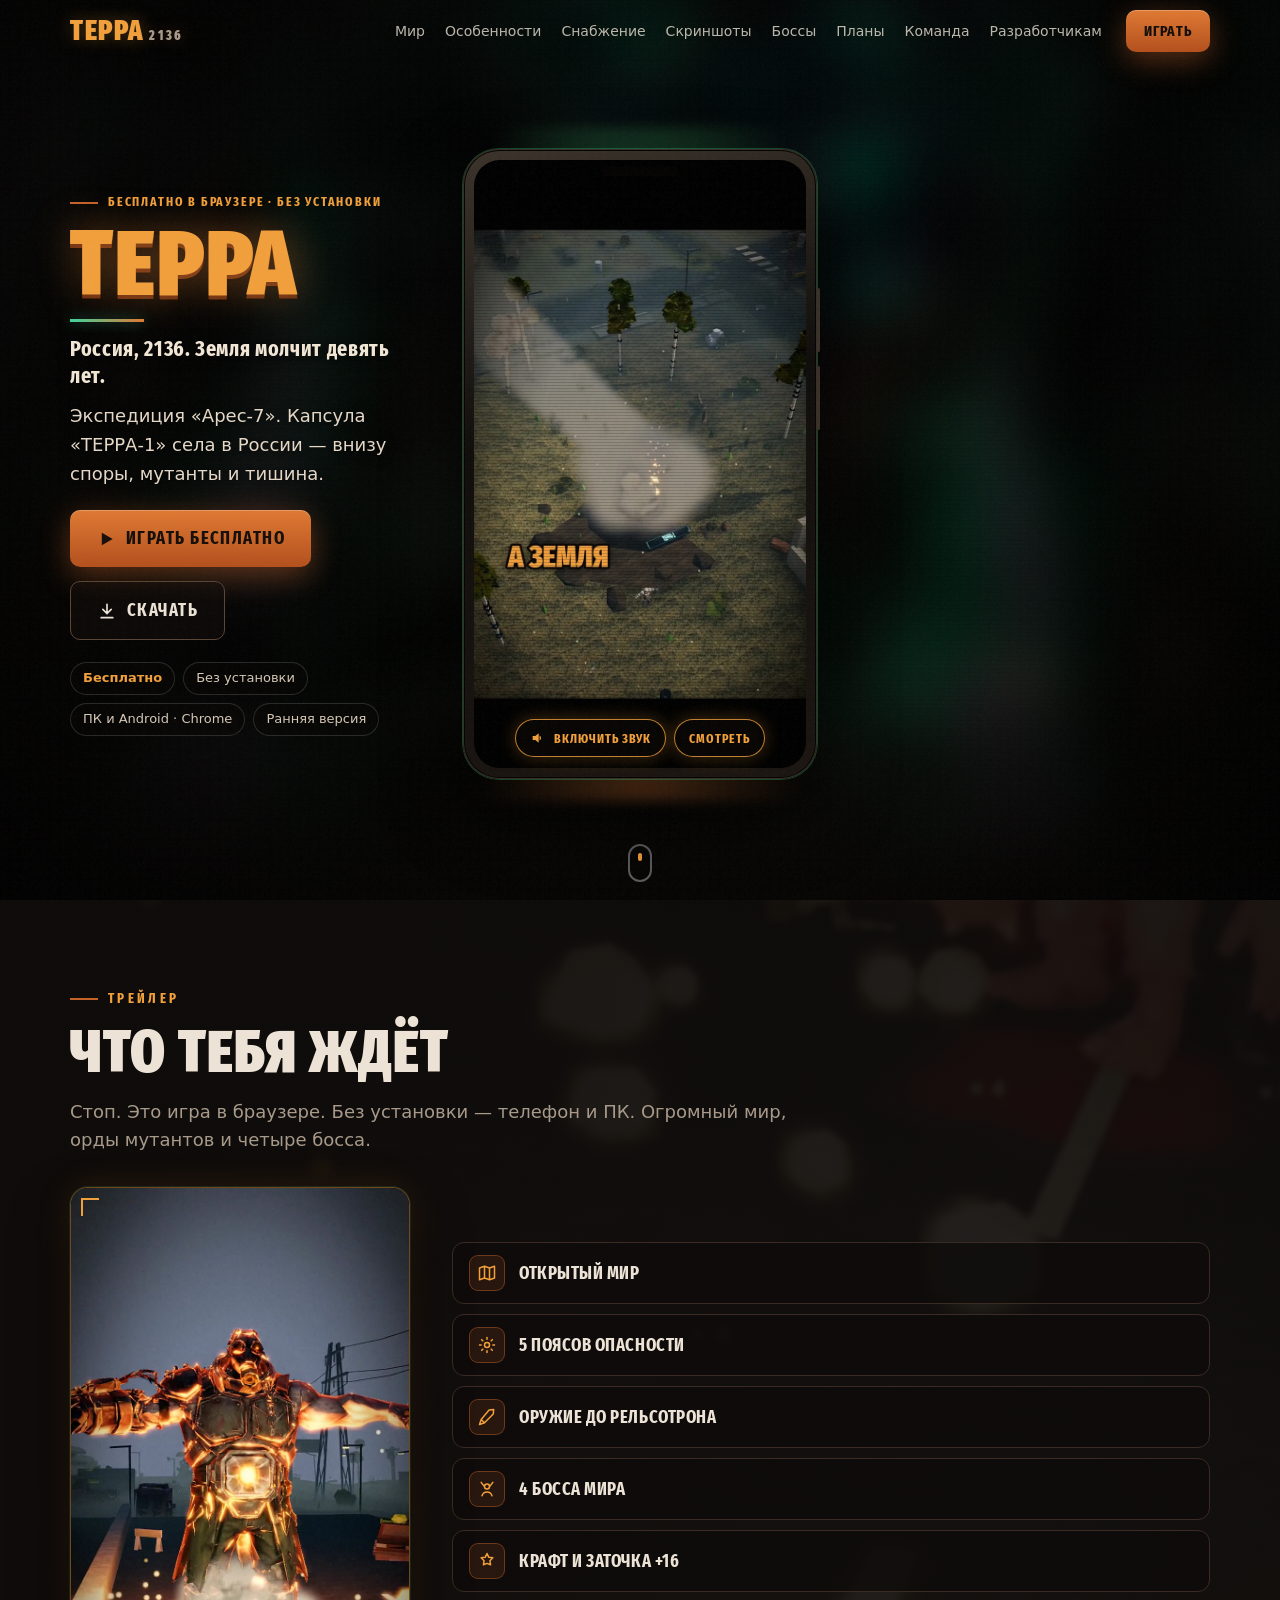
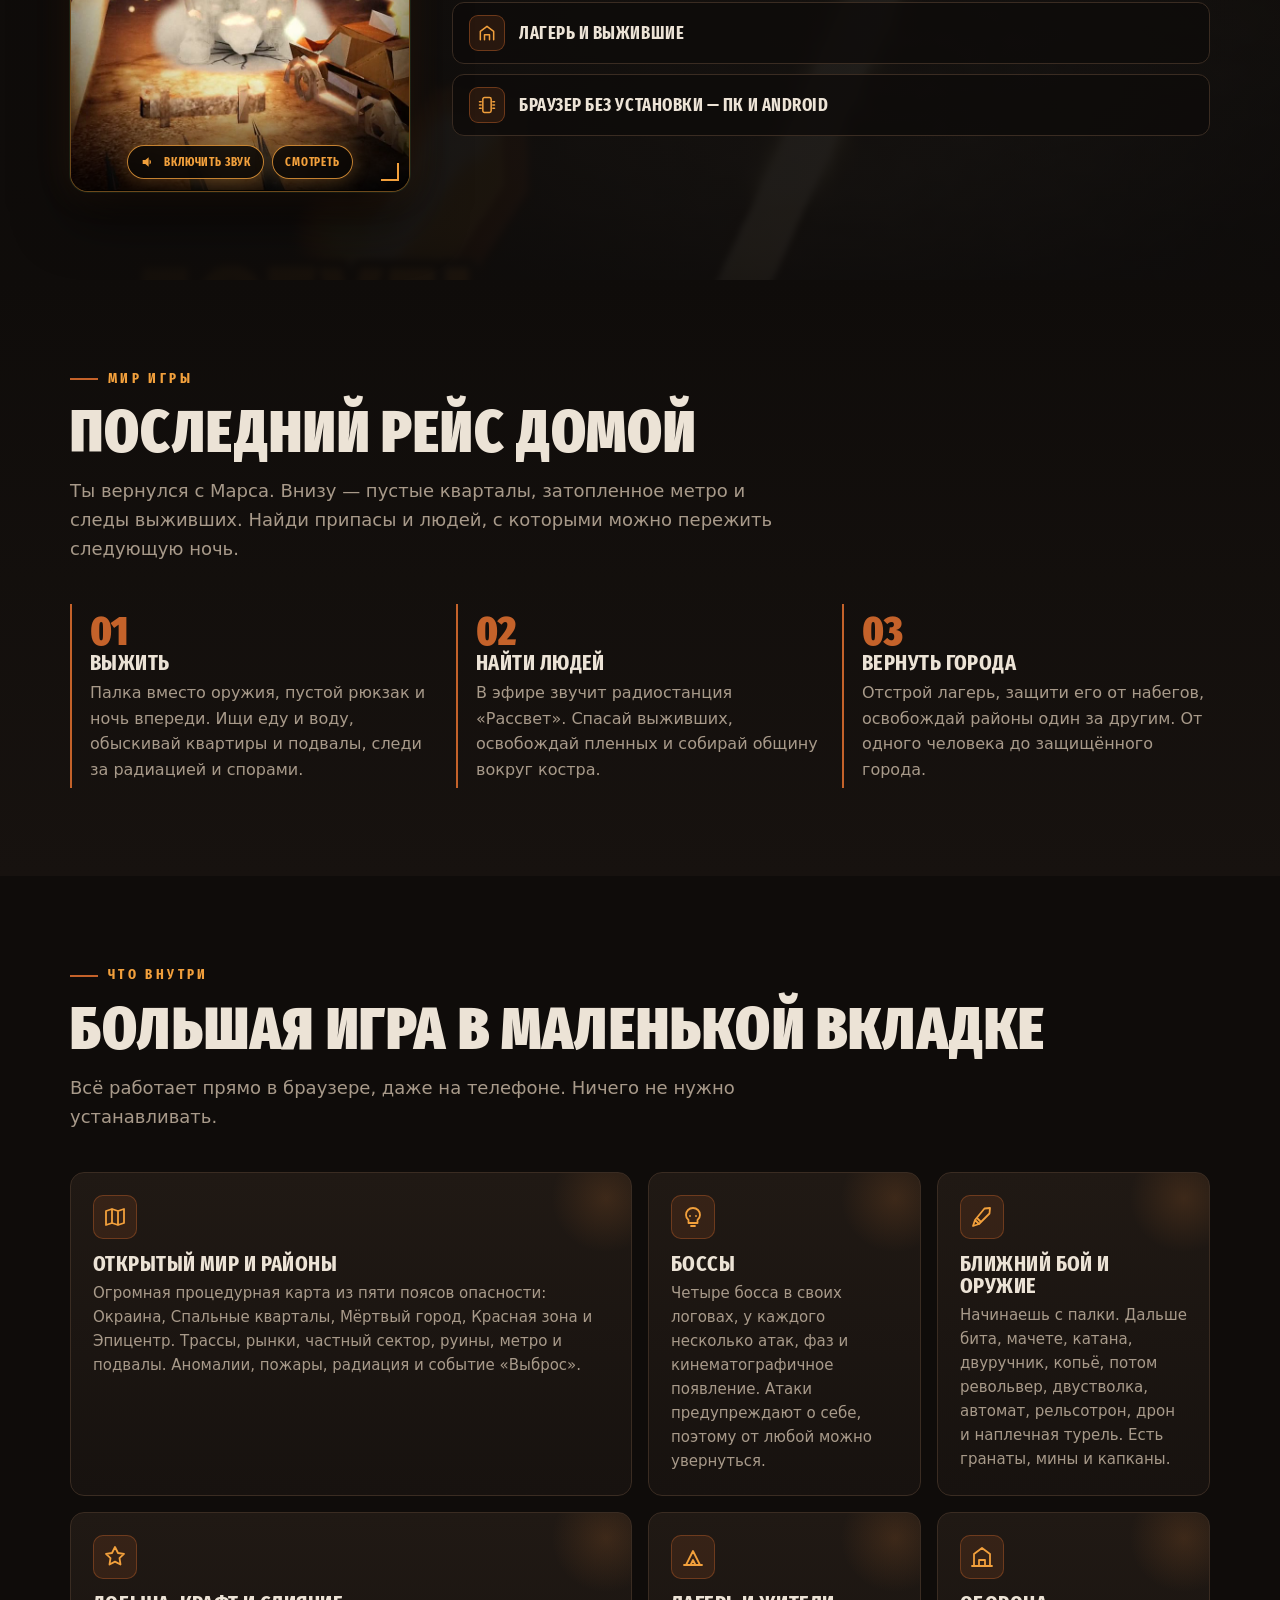
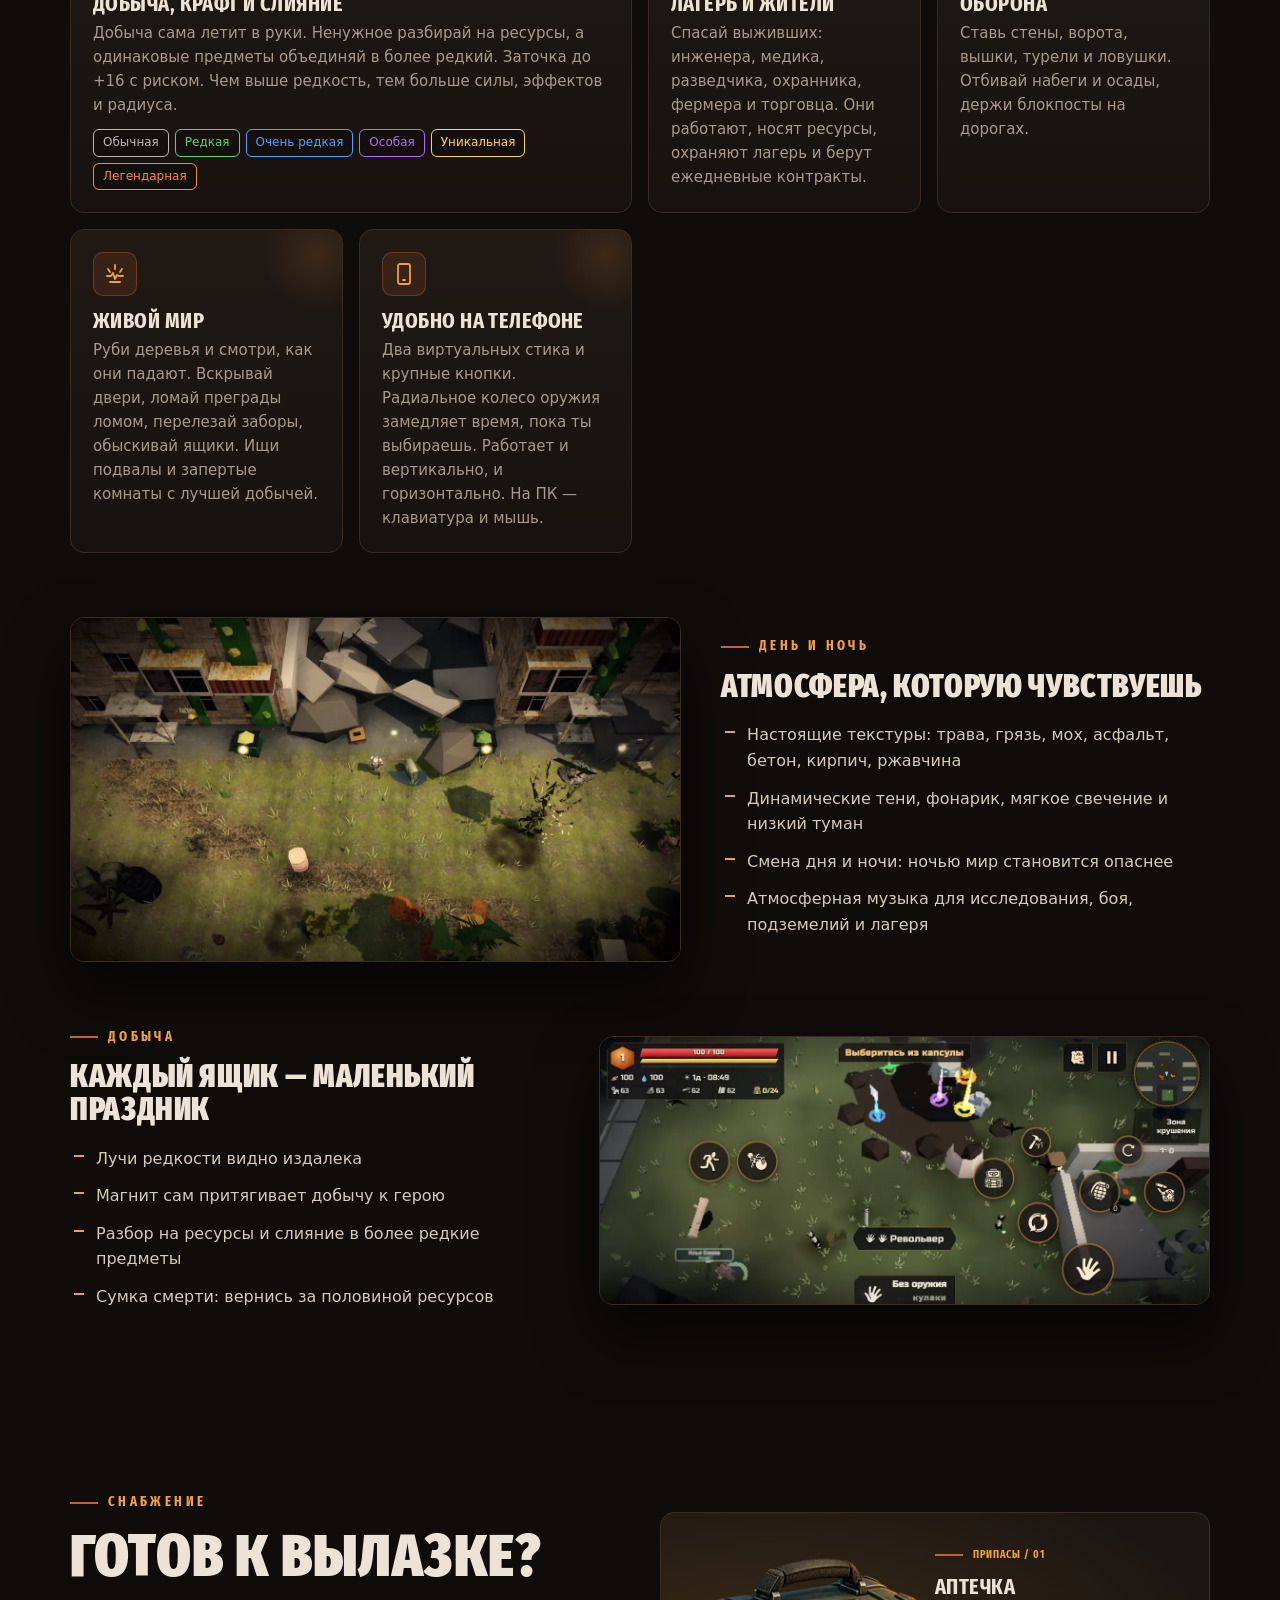
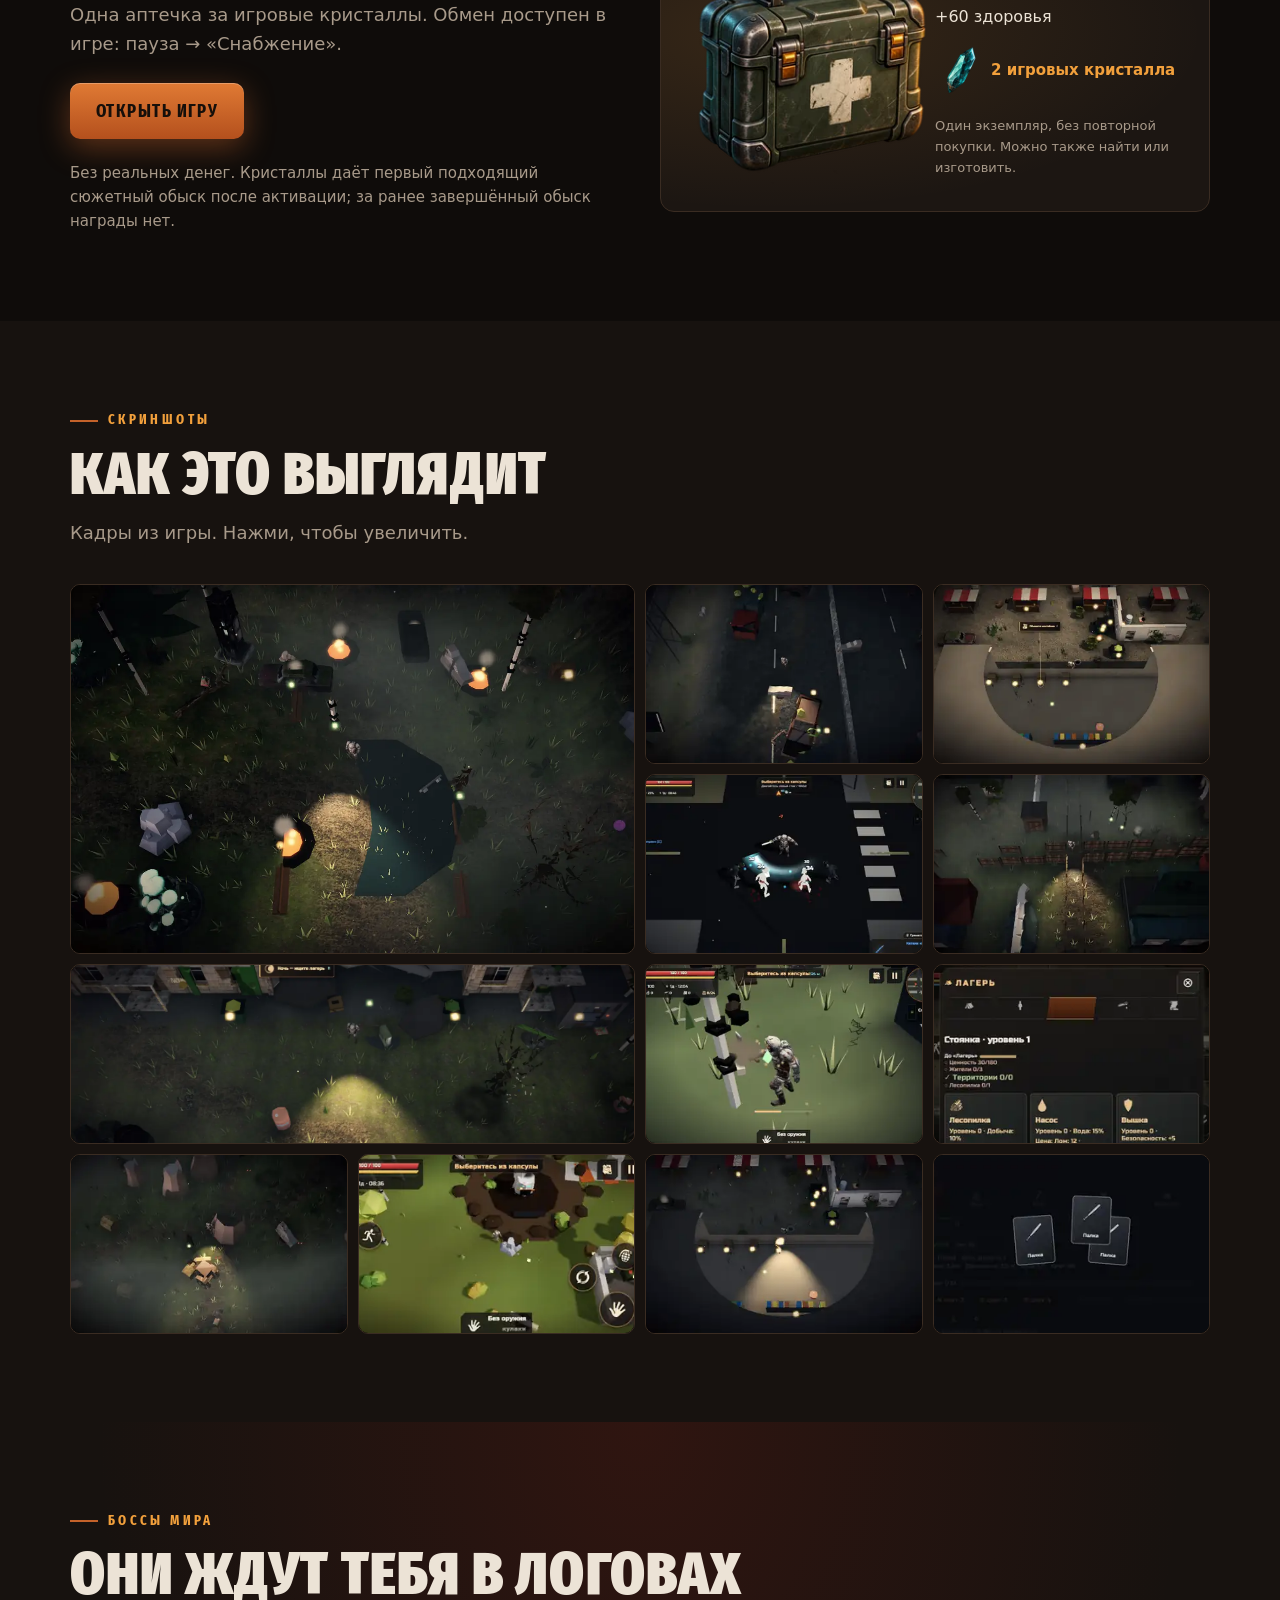
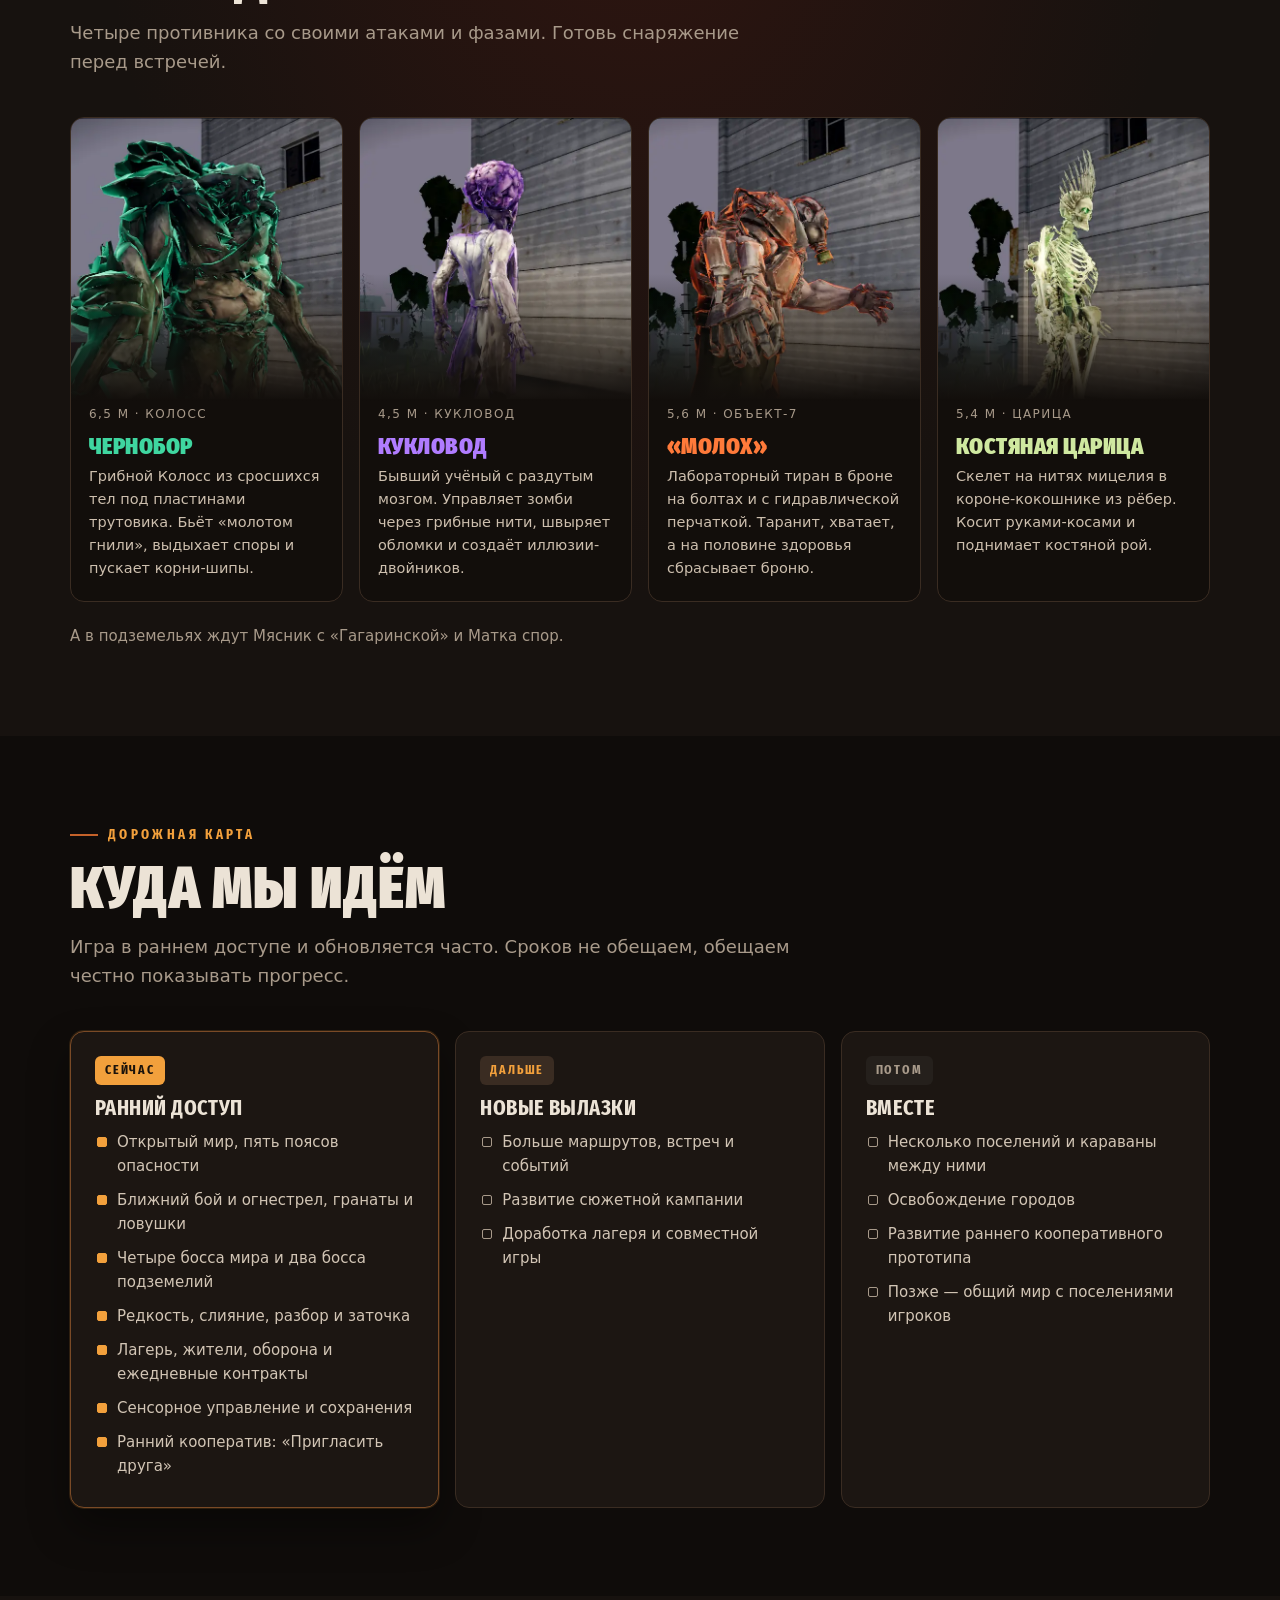
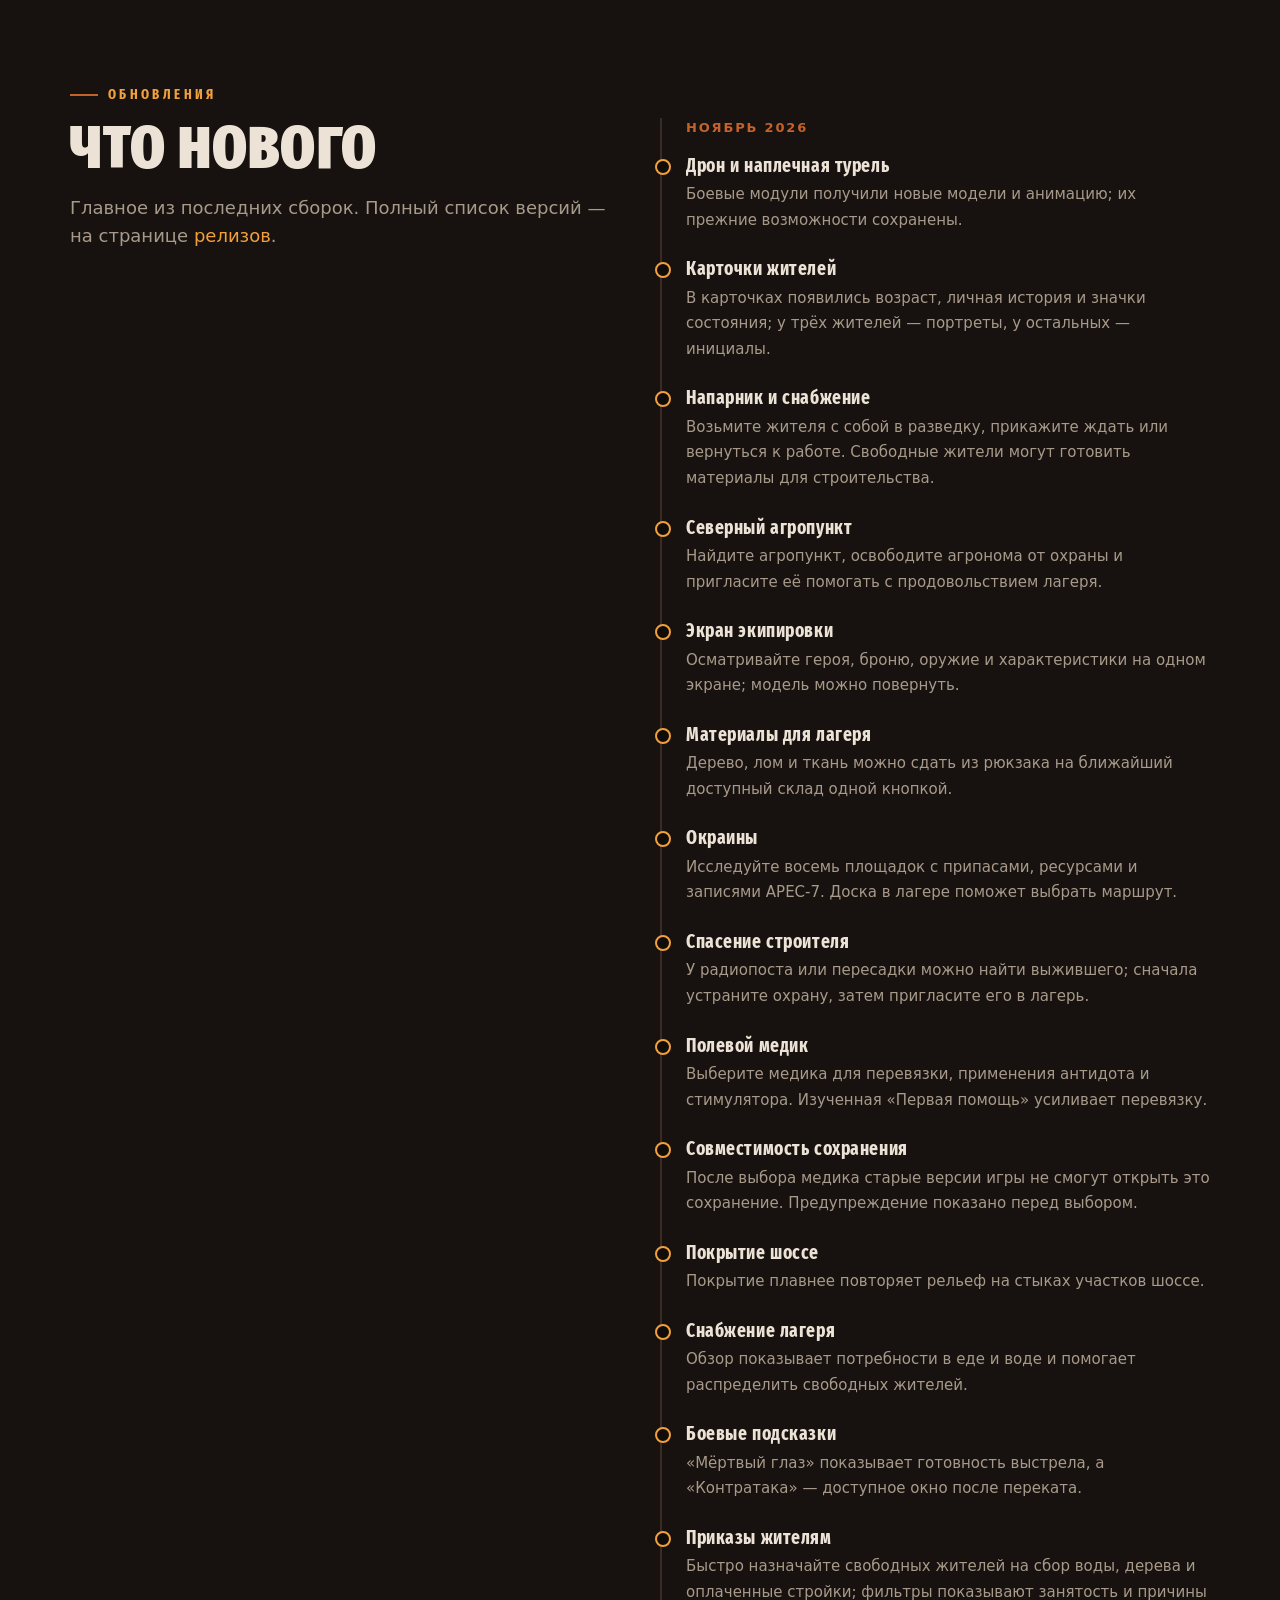
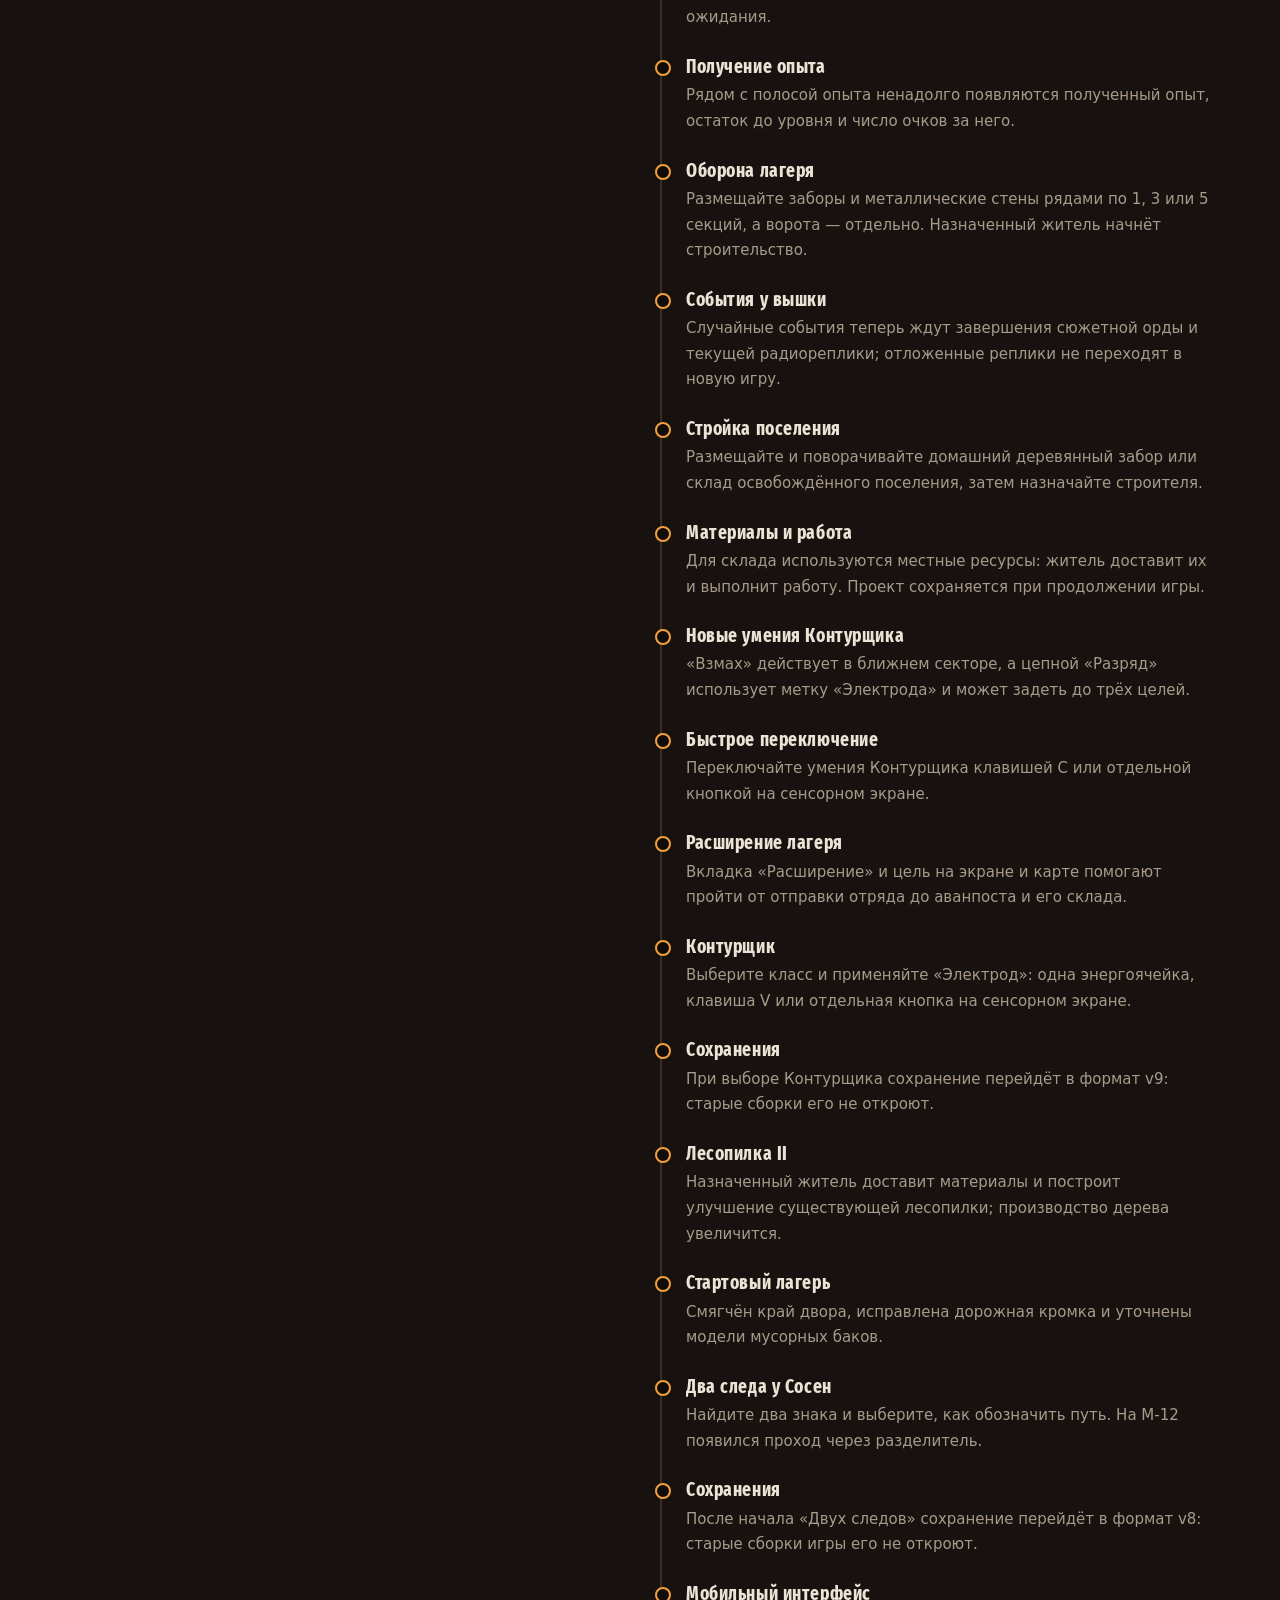
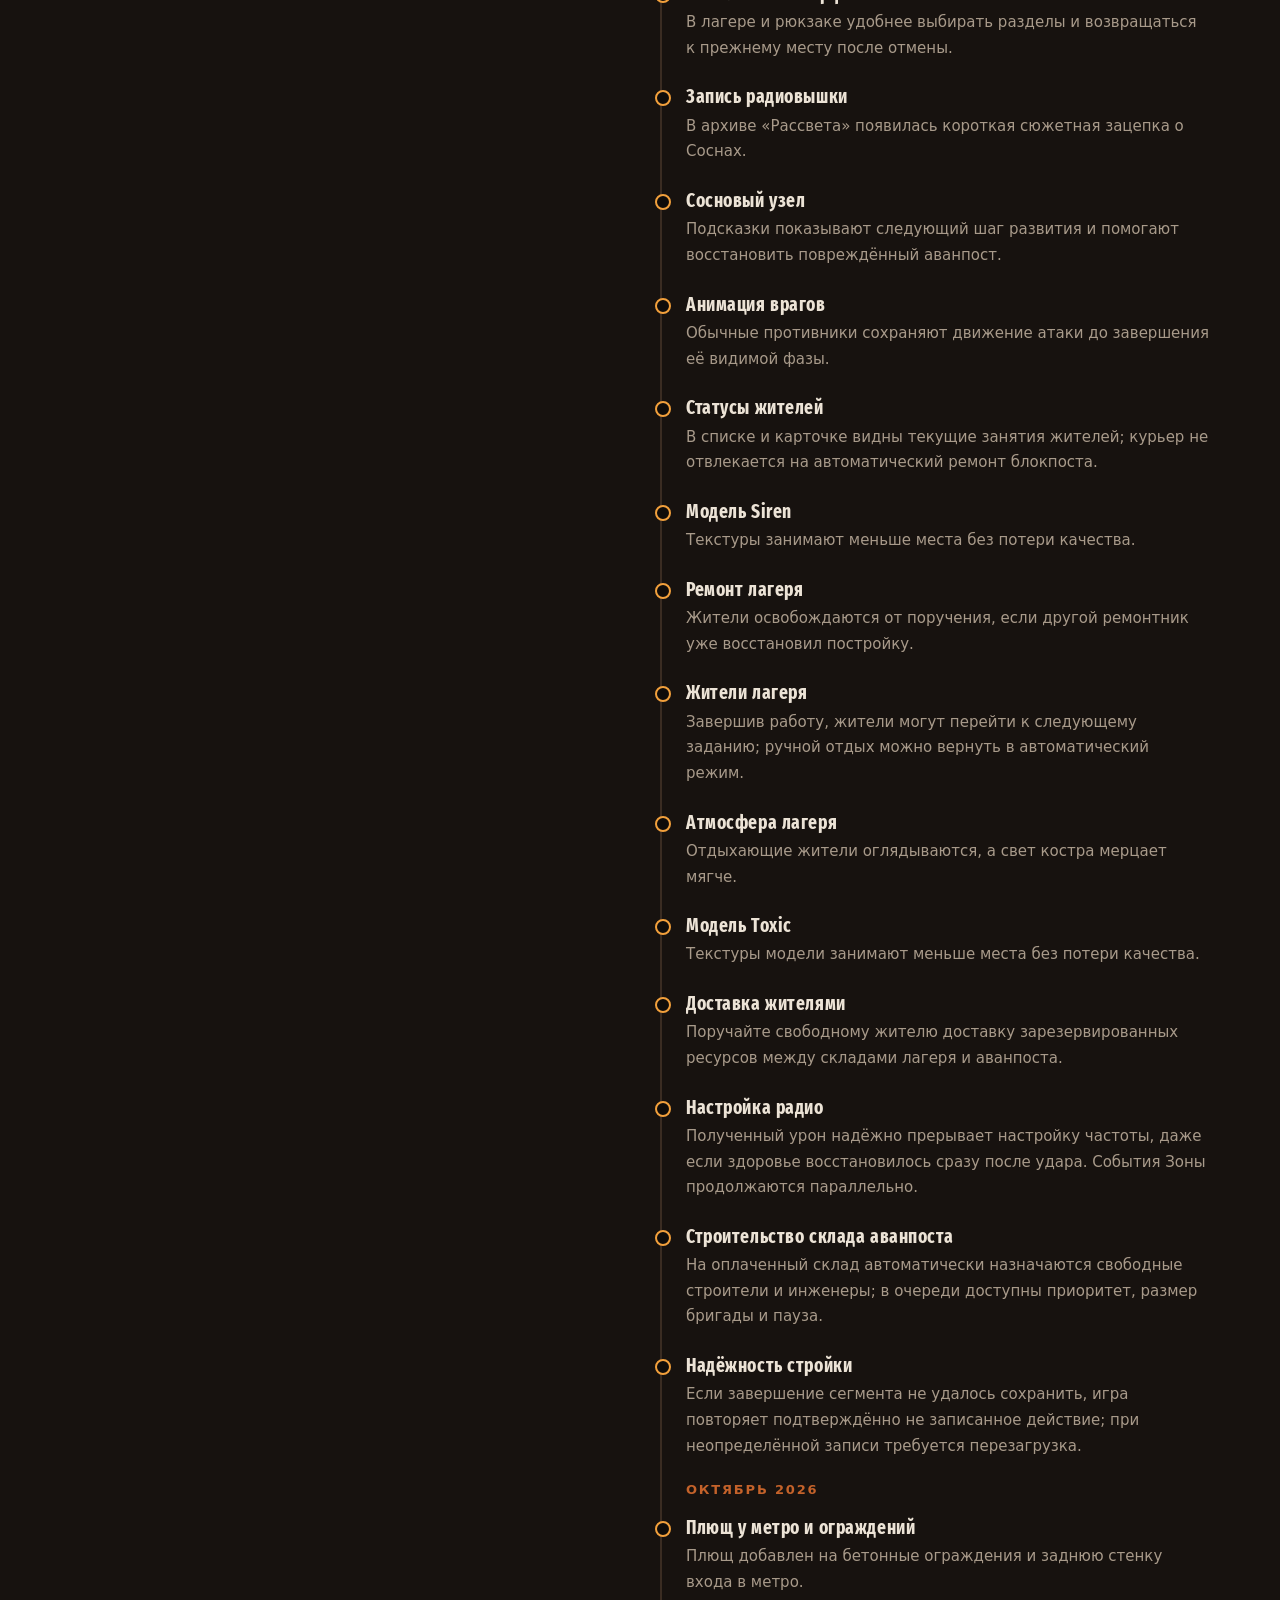
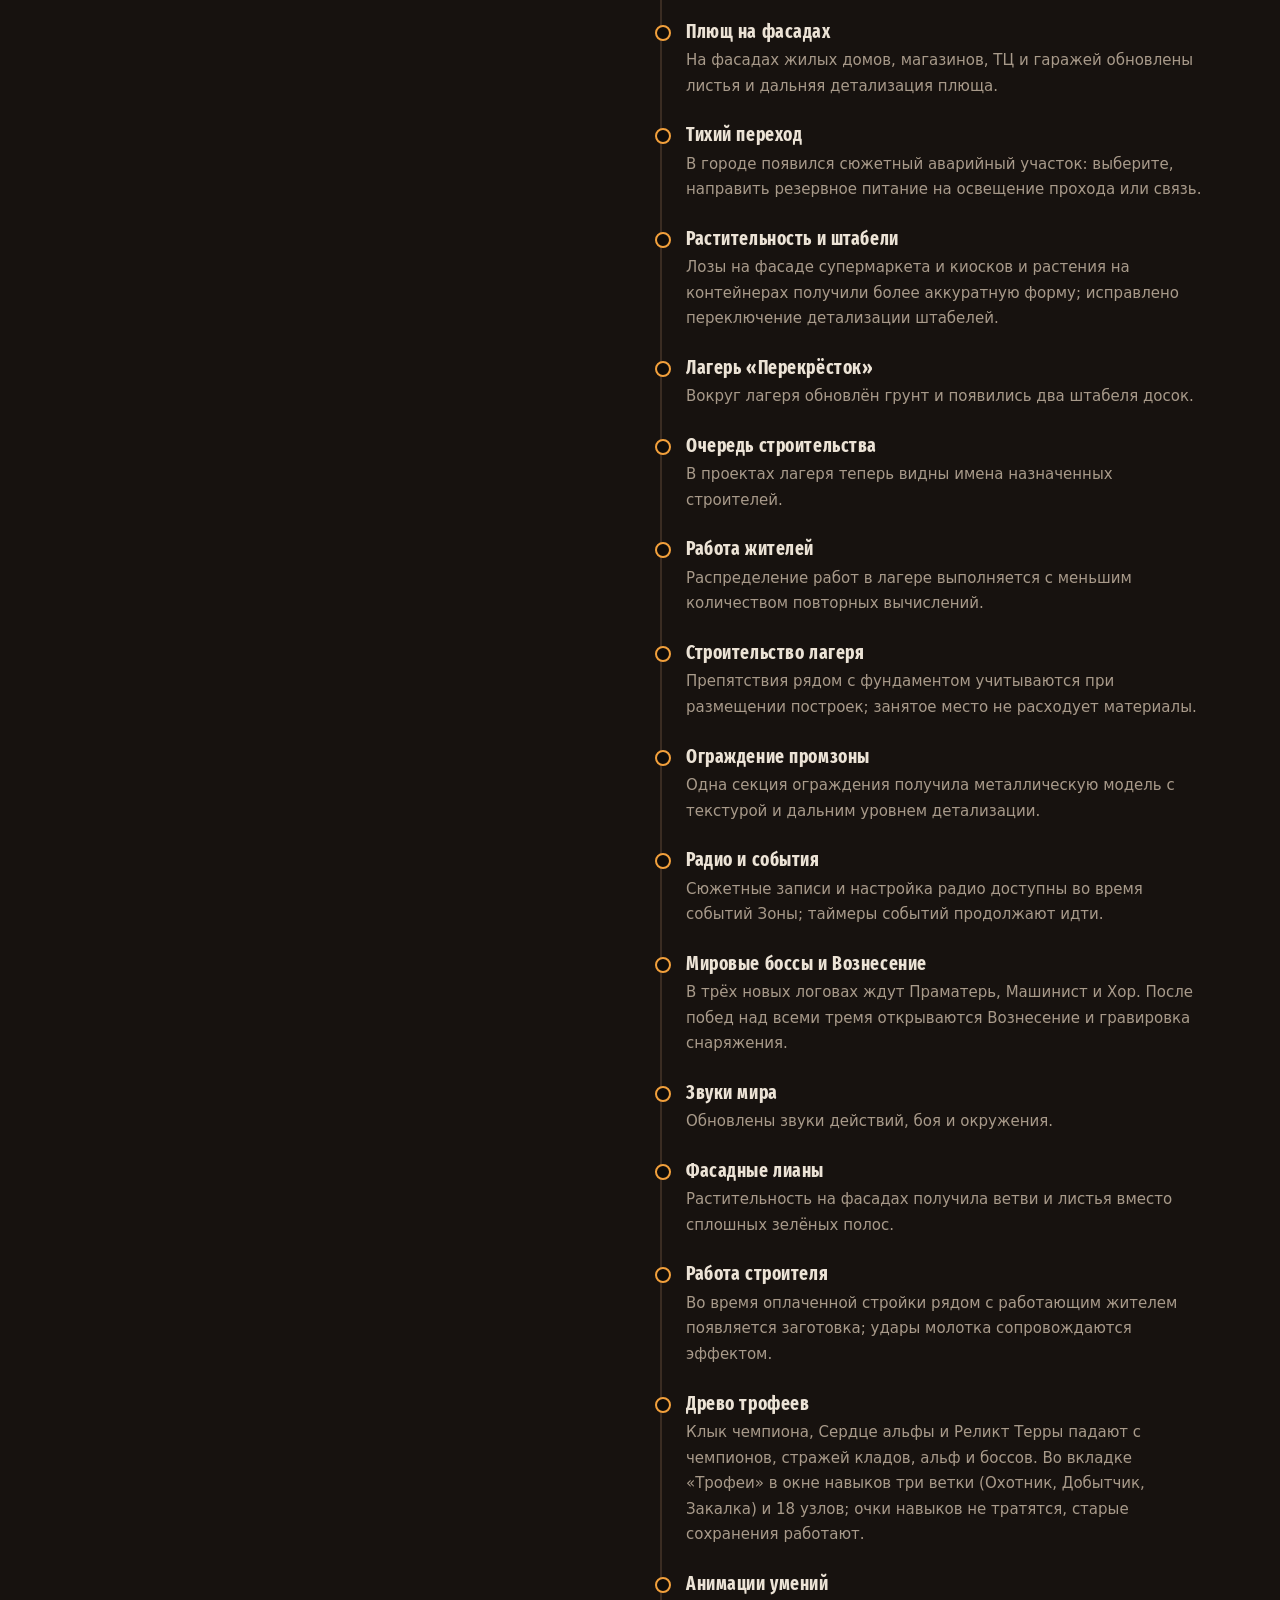
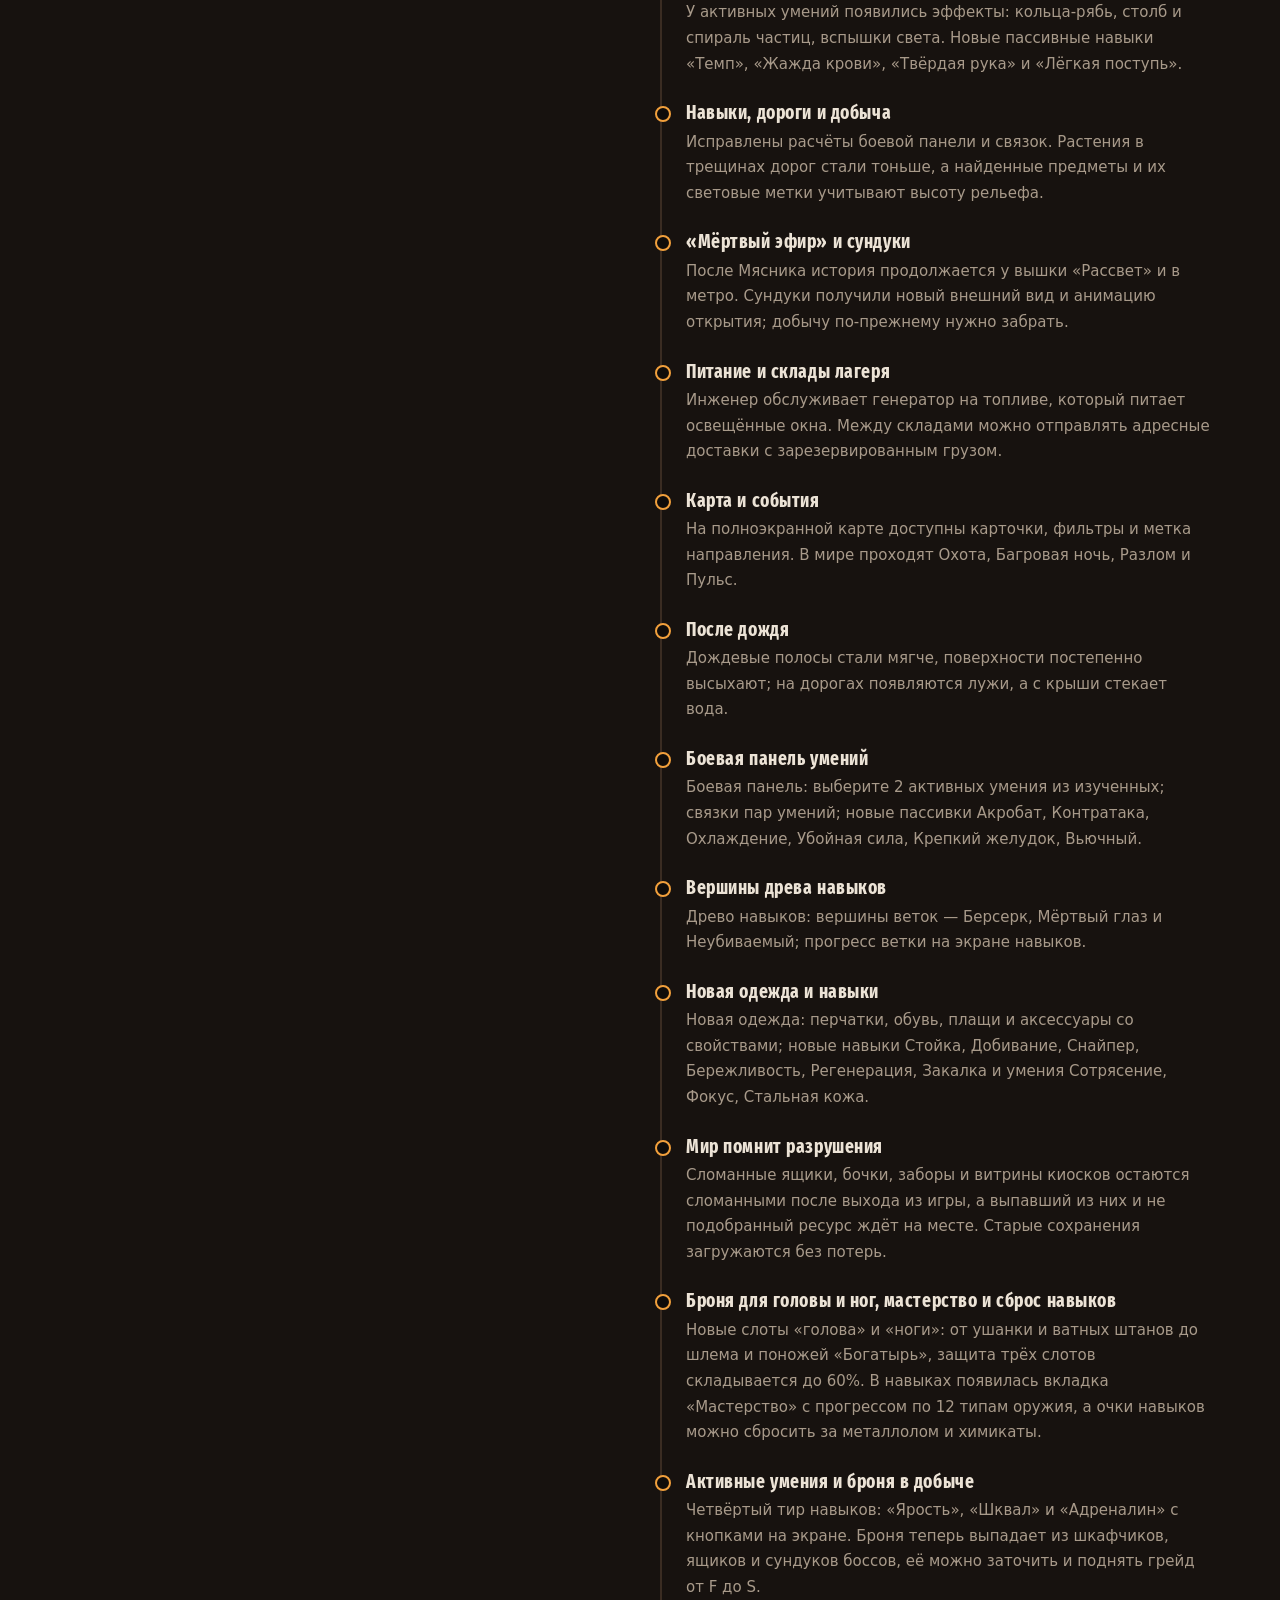
<file: index.html>
<!doctype html>
<html lang="ru">
<head>
<meta charset="utf-8">
<meta name="viewport" content="width=device-width,initial-scale=1,viewport-fit=cover">
<title>ТЕРРА — Россия, 2136. Шутер на выживание в браузере</title>
<meta name="description" content="Экспедиция «Арес-7» вернулась с Марса. Капсула «ТЕРРА-1» села в России, а Земля молчит девять лет. Открытый мир, боссы, крафт и лагерь. Играть бесплатно в браузере — ПК и Android, без установки.">
<meta name="theme-color" content="#120e0b">
<link rel="canonical" href="https://89244114832maxim-ai.github.io/terra-play/">
<meta property="og:type" content="video.other">
<meta property="og:site_name" content="ТЕРРА">
<meta property="og:title" content="ТЕРРА — Россия, 2136">
<meta property="og:description" content="Ты вернулся с Марса, а Земля молчит девять лет. Шутер на выживание в браузере: открытый мир, четыре босса, крафт и заточка до +16. Играть бесплатно, без установки.">
<meta property="og:url" content="https://89244114832maxim-ai.github.io/terra-play/">
<meta property="og:image" content="https://89244114832maxim-ai.github.io/terra-play/assets/og.jpg">
<meta property="og:image:type" content="image/jpeg">
<meta property="og:image:width" content="1200">
<meta property="og:image:height" content="630">
<meta property="og:image:alt" content="ТЕРРА — Чернобор, грибной колосс. Россия, 2136">
<meta property="og:video" content="https://89244114832maxim-ai.github.io/terra-play/assets/media/terra_trailer1.mp4">
<meta property="og:video:secure_url" content="https://89244114832maxim-ai.github.io/terra-play/assets/media/terra_trailer1.mp4">
<meta property="og:video:type" content="video/mp4">
<meta property="og:video:width" content="720">
<meta property="og:video:height" content="1280">
<meta property="og:locale" content="ru_RU">
<meta name="twitter:card" content="summary_large_image">
<meta name="twitter:title" content="ТЕРРА — Россия, 2136">
<meta name="twitter:description" content="Земля молчит девять лет. Шутер на выживание в браузере — бесплатно, без установки, ПК и Android.">
<meta name="twitter:image" content="https://89244114832maxim-ai.github.io/terra-play/assets/og.jpg">
<meta name="twitter:image:alt" content="ТЕРРА — Чернобор, грибной колосс. Россия, 2136">
<link rel="icon" type="image/png" href="assets/favicon.png">
<link rel="apple-touch-icon" href="assets/apple-touch-icon.png">
<link rel="manifest" href="manifest.webmanifest">
<link rel="preload" href="assets/fsec-Black.woff2" as="font" type="font/woff2" crossorigin>
<link rel="preload" as="image" href="assets/media/poster1.jpg">
<style>
@font-face{font-family:D;src:url(assets/fsec-Black.woff2) format("woff2");font-weight:900;font-display:swap}
@font-face{font-family:D;src:url(assets/fsec-Bold.woff2) format("woff2");font-weight:700;font-display:swap}
:root{--bg:#0f0c0a;--bg2:#17120f;--card:#1c1612;--line:#3a2c22;--tx:#ece3d6;--mu:#a89a8a;--rust:#c4622a;--amber:#f2a03c;--glow:rgba(242,160,60,.35);--r:14px}
*{box-sizing:border-box;margin:0;padding:0}
html{scroll-behavior:smooth;-webkit-text-size-adjust:100%}
body{background:var(--bg);color:var(--tx);font:16px/1.6 system-ui,-apple-system,"Segoe UI",Roboto,"Helvetica Neue",Arial,sans-serif;overflow-x:hidden}
body:before{content:"";position:fixed;inset:0;pointer-events:none;z-index:50;opacity:.06;background:url("data:image/svg+xml,%3Csvg xmlns='http://www.w3.org/2000/svg' width='160' height='160'%3E%3Cfilter id='n'%3E%3CfeTurbulence baseFrequency='.9' numOctaves='2'/%3E%3C/filter%3E%3Crect width='160' height='160' filter='url(%23n)'/%3E%3C/svg%3E")}
a{color:var(--amber);text-decoration:none}a:hover{text-decoration:underline}
img{max-width:100%;display:block}
h1,h2,h3,.d{font-family:D,"Arial Narrow",Impact,sans-serif;font-weight:900;letter-spacing:.02em;line-height:1.02;text-transform:uppercase}
h2{font-size:clamp(34px,6vw,60px);margin-bottom:14px}
h3{font-size:22px;font-weight:700;margin-bottom:6px}
.wrap{max-width:1180px;margin:0 auto;padding:0 20px}
section{padding:88px 0;position:relative}
.eyebrow{font-family:D;font-weight:700;color:var(--amber);letter-spacing:.24em;text-transform:uppercase;font-size:14px;margin-bottom:12px;display:flex;align-items:center;gap:10px}
.eyebrow:before{content:"";width:28px;height:2px;background:var(--rust)}
.lead{color:var(--mu);font-size:18px;max-width:720px}
/* nav */
nav{position:fixed;top:0;left:0;right:0;z-index:40;transition:background .3s,backdrop-filter .3s}
nav.s{background:rgba(15,12,10,.86);backdrop-filter:blur(10px);border-bottom:1px solid var(--line)}
nav .wrap{display:flex;align-items:center;height:62px;gap:24px}
.logo{font-family:D;font-weight:900;font-size:28px;color:var(--amber);letter-spacing:.06em;text-shadow:0 0 18px var(--glow)}
.logo small{font-size:13px;color:var(--mu);letter-spacing:.2em;margin-left:6px}
nav ul{display:flex;gap:20px;list-style:none;margin-left:auto}
nav ul a{color:var(--tx);font-size:14px;opacity:.8}nav ul a:hover{opacity:1;text-decoration:none;color:var(--amber)}
.btn{display:inline-flex;align-items:center;justify-content:center;gap:10px;font-family:D;font-weight:700;text-transform:uppercase;letter-spacing:.08em;border-radius:10px;padding:14px 26px;font-size:18px;transition:transform .15s,box-shadow .2s,background .2s;cursor:pointer;border:0}
.btn:hover{text-decoration:none;transform:translateY(-2px)}
.btn.p{background:linear-gradient(180deg,#e07a34,#b4501d);color:#160f0a;box-shadow:0 8px 30px rgba(196,98,42,.45),inset 0 1px 0 rgba(255,255,255,.25)}
.btn.p:hover{box-shadow:0 10px 40px rgba(242,140,60,.6)}
.btn.g{border:1px solid #5a4636;color:var(--tx);background:rgba(20,15,12,.5)}
.btn.g:hover{border-color:var(--amber);color:var(--amber)}
.btn.sm{padding:9px 18px;font-size:15px}
.btn svg{width:20px;height:20px}
/* hero */
.hero{position:relative;min-height:100svh;display:flex;align-items:center;padding:84px 0 56px;overflow:hidden;background:#070605}
.hero-still,.hero-blur{position:absolute;inset:-8%;width:116%;height:116%;pointer-events:none}
.hero-still{z-index:0;background:#070605 url(assets/media/frame-boss.jpg) center/cover no-repeat;filter:blur(28px) brightness(.38) saturate(1.2);transform:scale(1.08)}
.hero-blur{z-index:1;display:block;object-fit:cover;filter:blur(40px) brightness(.4) saturate(1.25);transform:scale(1.12);opacity:0}
.hero-blur.on{opacity:1}
.hero-shade{position:absolute;inset:0;z-index:2;pointer-events:none;background:
 radial-gradient(ellipse at 50% 42%,transparent 0%,rgba(0,0,0,.2) 46%,rgba(0,0,0,.78) 100%),
 linear-gradient(90deg,rgba(8,6,5,.84) 0%,rgba(8,6,5,.22) 42%,rgba(8,6,5,.12) 68%,rgba(8,6,5,.5) 100%),
 linear-gradient(180deg,rgba(8,6,5,.5) 0%,transparent 16%,transparent 74%,var(--bg) 100%)}
.hero-scan{position:absolute;inset:0;z-index:2;pointer-events:none;opacity:.14;background:repeating-linear-gradient(to bottom,rgba(0,0,0,.55) 0 1px,transparent 1px 4px);mix-blend-mode:multiply}
.hero .wrap{position:relative;z-index:4;width:100%}
.hero-layout{display:grid;grid-template-columns:minmax(0,1fr) auto minmax(0,1fr);align-items:center;width:100%}
.hero-copy{grid-column:1;justify-self:end;max-width:460px;padding-right:36px}
.stage{grid-column:2}
.hero h1{font-size:clamp(64px,7.2vw,124px);color:var(--amber);text-shadow:0 0 42px rgba(242,140,60,.42),0 4px 0 #6b2f12;line-height:.86}
.hero h1:after{content:"";display:block;width:74px;height:3px;margin-top:14px;background:linear-gradient(90deg,#3fd6a0,#e07a34);box-shadow:0 0 14px rgba(63,214,160,.55)}
.hero .eyebrow{letter-spacing:.14em;font-size:13px}
.hero .y{font-family:D;font-weight:700;font-size:clamp(16px,1.7vw,22px);letter-spacing:.03em;color:#f3e7d6;margin:14px 0 12px;line-height:1.25;max-width:16em;text-shadow:0 2px 14px #000}
.hero p.t{font-size:clamp(15px,1.5vw,18px);max-width:34em;color:#e7d9c8;margin-bottom:22px;text-shadow:0 2px 12px #000}
.phone{position:relative;height:min(70vh,740px);aspect-ratio:9/16;filter:drop-shadow(0 30px 36px rgba(0,0,0,.72))}
.phone:before{content:"";position:absolute;inset:-22px;border-radius:52px;z-index:-1;background:radial-gradient(ellipse at 50% 30%,rgba(80,210,120,.32),transparent 60%),radial-gradient(ellipse at 50% 88%,rgba(224,122,52,.28),transparent 58%);filter:blur(6px)}
.phone:after{content:"";position:absolute;right:-3px;top:22%;width:3px;height:64px;border-radius:2px;background:#3a322a;box-shadow:0 78px 0 #3a322a}
.bezel{position:relative;height:100%;border-radius:36px;padding:11px;background:linear-gradient(165deg,#3c342b,#100e0c 42%,#1c1612);box-shadow:inset 0 0 0 1px rgba(255,220,170,.2),inset 0 0 0 2px #050403,0 0 0 1px rgba(63,214,140,.28)}
.bezel video{width:100%;height:100%;object-fit:cover;border-radius:26px;background:#000 url(assets/media/poster1.jpg) center/cover;display:block}
.notch{position:absolute;top:18px;left:50%;transform:translateX(-50%);width:78px;height:9px;border-radius:8px;background:#050403;z-index:5}
.screen-fx{position:absolute;inset:11px;border-radius:26px;z-index:3;pointer-events:none;box-shadow:inset 0 0 48px rgba(0,0,0,.4);background:repeating-linear-gradient(to bottom,rgba(0,0,0,.32) 0 1px,transparent 1px 3px);mix-blend-mode:multiply;opacity:.5}
.vshade{position:absolute;left:11px;right:11px;bottom:11px;height:92px;border-radius:0 0 26px 26px;z-index:3;pointer-events:none;background:linear-gradient(transparent,rgba(0,0,0,.78))}
.vidctrl{position:absolute;left:18px;right:18px;bottom:22px;z-index:5;display:flex;justify-content:center;gap:8px}
.vidbtn{font-family:D,sans-serif;font-weight:700;text-transform:uppercase;letter-spacing:.07em;border-radius:999px;border:1px solid rgba(242,160,60,.8);background:rgba(10,8,6,.82);color:var(--amber);padding:10px 14px;font-size:13px;cursor:pointer;display:inline-flex;align-items:center;gap:8px;box-shadow:0 0 18px rgba(242,160,60,.28);backdrop-filter:blur(8px)}
.vidbtn svg{width:16px;height:16px;fill:currentColor;flex:none}
.vidbtn:hover{background:rgba(36,22,12,.94);box-shadow:0 0 26px rgba(242,160,60,.5)}
.vidbtn:focus-visible{outline:2px solid var(--amber);outline-offset:2px}
.vidbtn.pulse{animation:snd 1.8s ease-in-out infinite}
@keyframes snd{50%{box-shadow:0 0 0 4px rgba(242,160,60,.18),0 0 26px rgba(242,160,60,.65)}}
.cine .vidbtn{padding:8px 12px;font-size:12px}
.ctas{display:flex;flex-wrap:wrap;gap:14px;margin-bottom:22px}
.chips{display:flex;flex-wrap:wrap;gap:8px}
.chip{font-size:13px;color:#d7c9b7;border:1px solid rgba(255,255,255,.14);background:rgba(10,8,6,.55);border-radius:99px;padding:5px 12px}
.chip b{color:var(--amber);font-weight:600}
.scroll{position:absolute;bottom:18px;left:50%;z-index:3;width:24px;height:38px;border:2px solid rgba(255,255,255,.35);border-radius:14px;transform:translateX(-50%)}
.scroll:after{content:"";position:absolute;left:50%;top:7px;width:4px;height:8px;margin-left:-2px;background:var(--amber);border-radius:2px;animation:sc 1.6s infinite}
@keyframes sc{to{transform:translateY(12px);opacity:0}}
/* story */
.story{background:linear-gradient(180deg,var(--bg),var(--bg2))}
.beats{display:grid;grid-template-columns:repeat(3,1fr);gap:18px;margin-top:40px}
.beat{border-left:2px solid var(--rust);padding:6px 0 6px 18px}
.beat .n{font-family:D;font-weight:900;color:var(--rust);font-size:42px;line-height:1}
.beat p{color:var(--mu)}
/* features */
.grid{display:grid;grid-template-columns:repeat(4,1fr);gap:16px;margin-top:40px}
.f{background:linear-gradient(180deg,#201914,#17120f);border:1px solid var(--line);border-radius:var(--r);padding:22px;position:relative;overflow:hidden;transition:border-color .2s,transform .2s}
.f:hover{border-color:#6b4a30;transform:translateY(-3px)}
.f:before{content:"";position:absolute;right:-30px;top:-30px;width:110px;height:110px;background:radial-gradient(circle,rgba(242,140,60,.14),transparent 70%)}
.f .ic{width:44px;height:44px;border-radius:10px;background:rgba(196,98,42,.14);border:1px solid rgba(196,98,42,.4);display:grid;place-items:center;margin-bottom:14px}
.f .ic svg{width:24px;height:24px;stroke:var(--amber);fill:none;stroke-width:1.8;stroke-linecap:round;stroke-linejoin:round}
.f p{color:var(--mu);font-size:15px}
.f.w{grid-column:span 2}
.rar{display:flex;flex-wrap:wrap;gap:6px;margin-top:12px}
.rar span{font-size:12px;padding:3px 9px;border-radius:6px;border:1px solid currentColor;background:rgba(0,0,0,.25)}
/* showcase rows */
.show{display:grid;grid-template-columns:1.25fr 1fr;gap:40px;align-items:center;margin-top:64px}
.show.r{grid-template-columns:1fr 1.25fr}.show.r .im{order:2}
.show .im{border-radius:var(--r);overflow:hidden;border:1px solid var(--line);box-shadow:0 30px 60px rgba(0,0,0,.5);cursor:zoom-in}
.show ul{list-style:none;margin-top:14px}
.show li{padding:6px 0 6px 26px;position:relative;color:#d6cabb}
.show li:before{content:"";position:absolute;left:4px;top:15px;width:10px;height:2px;background:var(--amber)}
/* gallery */
.gal{display:grid;grid-template-columns:repeat(4,1fr);grid-auto-rows:180px;gap:10px;margin-top:36px}
.gal a{position:relative;border-radius:10px;overflow:hidden;border:1px solid var(--line);background:#000}
.gal a:nth-child(1){grid-column:span 2;grid-row:span 2}
.gal a:nth-child(6){grid-column:span 2}
.gal img{width:100%;height:100%;object-fit:cover;transition:transform .5s,filter .3s;filter:saturate(.9)}
.gal a:hover img{transform:scale(1.06);filter:saturate(1.1)}
.gal a span{position:absolute;left:0;right:0;bottom:0;padding:22px 12px 8px;font-size:13px;color:#eee;background:linear-gradient(transparent,rgba(0,0,0,.8));opacity:0;transition:opacity .25s}
.gal a:hover span{opacity:1}
.lb{position:fixed;inset:0;z-index:60;background:rgba(5,4,3,.94);display:none;align-items:center;justify-content:center;flex-direction:column;padding:20px}
.lb.o{display:flex}
.lb img{max-height:82vh;border-radius:8px;box-shadow:0 0 60px rgba(0,0,0,.8)}
.lb p{color:var(--mu);margin-top:12px;text-align:center}
.lb button{position:absolute;background:rgba(30,22,17,.8);border:1px solid var(--line);color:var(--tx);width:48px;height:48px;border-radius:50%;font-size:24px;cursor:pointer}
.lb .x{top:16px;right:16px}.lb .pv{left:16px;top:50%}.lb .nx{right:16px;top:50%}
/* bosses */
.bosses{background:radial-gradient(ellipse at 50% 0,rgba(120,30,20,.25),transparent 60%),var(--bg2)}
.bg4{display:grid;grid-template-columns:repeat(4,1fr);gap:16px;margin-top:40px}
.b{border-radius:var(--r);overflow:hidden;background:#120e0b;border:1px solid var(--line);display:flex;flex-direction:column;transition:transform .25s,box-shadow .25s}
.b:hover{transform:translateY(-6px);box-shadow:0 20px 50px rgba(0,0,0,.6),0 0 0 1px var(--c)}
.b .pic{aspect-ratio:68/71;overflow:hidden;position:relative}
.b .pic img{width:100%;height:100%;object-fit:cover;transition:transform .6s}
.b:hover .pic img{transform:scale(1.07)}
.b .pic:after{content:"";position:absolute;inset:0;background:linear-gradient(transparent 55%,#120e0b)}
.b .tx{padding:4px 18px 20px}
.b h3{color:var(--c);font-size:24px;font-weight:900}
.b .m{font-size:12px;letter-spacing:.12em;text-transform:uppercase;color:var(--mu);margin-bottom:10px}
.b p{font-size:14.5px;color:#cdbfae}
.note{margin-top:22px;color:var(--mu);font-size:15px}
/* roadmap */
.road{display:grid;grid-template-columns:repeat(3,1fr);gap:16px;margin-top:40px}
.st{border:1px solid var(--line);border-radius:var(--r);padding:24px;background:var(--card);position:relative}
.st .tag{display:inline-block;font-family:D;font-weight:700;letter-spacing:.14em;text-transform:uppercase;font-size:13px;padding:4px 10px;border-radius:6px;margin-bottom:12px}
.st.now{border-color:#7a4a26;box-shadow:0 0 0 1px rgba(242,160,60,.15),0 20px 40px rgba(0,0,0,.4)}
.st.now .tag{background:var(--amber);color:#1a120b}
.st.nx .tag{background:#3a2c22;color:var(--amber)}
.st.lt .tag{background:#25201c;color:var(--mu)}
.st ul{list-style:none}.st li{padding:5px 0 5px 22px;position:relative;color:#d2c5b5;font-size:15px}
.st li:before{content:"";position:absolute;left:2px;top:12px;width:8px;height:8px;border-radius:2px;border:1.5px solid var(--mu)}
.st.now li:before{background:var(--amber);border-color:var(--amber)}
/* log */
.log{margin-top:34px;border-left:2px solid var(--line);padding-left:24px}
.li{position:relative;padding:0 0 22px}
.li:before{content:"";position:absolute;left:-31px;top:8px;width:12px;height:12px;border-radius:50%;background:var(--bg);border:2px solid var(--amber)}
.li b{display:block;font-family:D;font-weight:700;font-size:19px;letter-spacing:.03em}
.li span{color:var(--mu);font-size:15px}
.ver{font-size:13px;color:var(--rust);letter-spacing:.14em;text-transform:uppercase;font-weight:600;margin-bottom:12px}
/* team & dev */
.two{display:grid;grid-template-columns:1fr 1fr;gap:40px;align-items:start}
.card{background:var(--card);border:1px solid var(--line);border-radius:var(--r);padding:28px}
.lead2{display:flex;gap:18px;align-items:center;margin:18px 0}
.ava{width:72px;height:72px;border-radius:50%;flex:none;background:radial-gradient(circle at 35% 30%,#e07a34,#5a2510);display:grid;place-items:center;font-family:D;font-weight:900;font-size:30px;color:#1a0f08;box-shadow:0 0 0 3px #2a1f17,0 0 0 4px #7a4a26}
.lead2 b{font-size:19px;display:block}.lead2 span{color:var(--mu);font-size:14px}
.tech{display:flex;flex-wrap:wrap;gap:8px;margin:16px 0}
.tech span{font-family:ui-monospace,Menlo,Consolas,monospace;font-size:13px;padding:5px 10px;border-radius:6px;background:#120e0b;border:1px solid var(--line);color:#e8c597}
.card p{color:#cdbfae;margin-bottom:12px}
.links{display:flex;flex-wrap:wrap;gap:10px;margin-top:8px}
/* final cta */
.fin{text-align:center;padding:110px 0;background:linear-gradient(180deg,var(--bg2),var(--bg)),#000;overflow:hidden}
.fin:before{content:"";position:absolute;inset:0;background:url(assets/g_ruins_fire_dusk.webp) center/cover;opacity:.22;filter:blur(2px)}
.fin .wrap{position:relative}
.fin h2{font-size:clamp(40px,8vw,84px)}
.fin p{color:var(--mu);margin:0 auto 28px;max-width:560px}
.fin .ctas{justify-content:center}
footer{border-top:1px solid var(--line);padding:34px 0 100px;color:var(--mu);font-size:14px}
footer .wrap{display:flex;flex-wrap:wrap;gap:12px 28px;justify-content:space-between}
/* sticky mobile cta */
.mcta{position:fixed;left:12px;right:12px;bottom:12px;z-index:45;display:none;transform:translateY(120%);transition:transform .3s}
.mcta.v{transform:none}
.mcta .btn{width:100%;padding:15px}
/* trailer two */
.await{overflow:hidden;background:linear-gradient(180deg,var(--bg),#14110e 46%,var(--bg2))}
.await:before{content:"";position:absolute;inset:-20px;background:url(assets/media/frame-rail.jpg) 78% center/cover no-repeat;filter:blur(3px) saturate(1.15) brightness(.7);opacity:.34;pointer-events:none}
.await:after{content:"";position:absolute;inset:0;pointer-events:none;background:linear-gradient(90deg,rgba(15,12,10,.94),rgba(15,12,10,.78) 46%,rgba(15,12,10,.62))}
.await .wrap{position:relative;z-index:1}
.await-grid{display:grid;grid-template-columns:minmax(220px,340px) minmax(0,1fr);gap:42px;align-items:center;margin-top:32px}
.cine{position:relative;aspect-ratio:9/16;border-radius:18px;overflow:hidden;background:#000;border:1px solid rgba(242,160,60,.45);box-shadow:0 26px 54px rgba(0,0,0,.55),0 0 0 1px rgba(80,200,120,.14),0 0 36px rgba(224,122,52,.14)}
.cine:before,.cine:after{content:"";position:absolute;width:16px;height:16px;z-index:4;pointer-events:none;border:2px solid var(--amber)}
.cine:before{top:10px;left:10px;border-right:0;border-bottom:0}
.cine:after{right:10px;bottom:10px;border-left:0;border-top:0}
.cine video{width:100%;height:100%;object-fit:cover;display:block;background:#000 url(assets/media/poster2.jpg) center/cover}
.cine .vshade{left:0;right:0;bottom:0;border-radius:0}
.cine .vidctrl{left:10px;right:10px;bottom:12px}
.feats{list-style:none;display:grid;gap:10px}
.feats li{display:flex;align-items:center;gap:14px;padding:12px 16px;background:rgba(14,11,9,.78);border:1px solid var(--line);border-radius:12px;font-family:D,sans-serif;font-weight:700;letter-spacing:.03em;text-transform:uppercase;font-size:clamp(15px,1.5vw,18px)}
.feats li:hover{border-color:#6b4a30}
.feats .ic{width:36px;height:36px;flex:none;border-radius:9px;display:grid;place-items:center;background:rgba(196,98,42,.14);border:1px solid rgba(196,98,42,.45)}
.feats svg{width:20px;height:20px;stroke:var(--amber);fill:none;stroke-width:1.8;stroke-linecap:round;stroke-linejoin:round}
.feats .rv:nth-child(2){transition-delay:.05s}
.feats .rv:nth-child(3){transition-delay:.1s}
.feats .rv:nth-child(4){transition-delay:.15s}
.feats .rv:nth-child(5){transition-delay:.2s}
.feats .rv:nth-child(6){transition-delay:.25s}
.feats .rv:nth-child(7){transition-delay:.3s}
/* reveal */
.rv{opacity:1;transform:none}
.rv.in{opacity:1;transform:none}
@media(prefers-reduced-motion:reduce){*{animation:none!important;transition:none!important}.rv{opacity:1;transform:none}}
@media(max-width:980px){.grid{grid-template-columns:repeat(2,1fr)}.bg4{grid-template-columns:repeat(2,1fr)}nav ul{display:none}nav .btn{margin-left:auto}.road{grid-template-columns:1fr}}
@media(max-width:980px){
 .hero{display:block;padding:0;min-height:100svh}
 .hero-shade{background:radial-gradient(ellipse at 50% 38%,transparent 10%,rgba(0,0,0,.55) 100%),linear-gradient(180deg,rgba(8,6,5,.4),transparent 14%,transparent 42%,rgba(8,6,5,.94))}
 .hero-layout{display:block;min-height:100svh}
 .stage{position:absolute;inset:0}
 .phone{height:100%;width:100%;aspect-ratio:auto;filter:none}
 .phone:before,.phone:after,.notch{display:none}
 .bezel{height:100%;border-radius:0;padding:0;background:#000;box-shadow:none}
 .bezel video{border-radius:0}
 .screen-fx{inset:0;border-radius:0;opacity:.32}
 .hero .vshade{display:none}
 .hero .vidctrl{top:74px;bottom:auto;left:auto;right:12px;width:max-content}
 .hero .screen-fx{background:radial-gradient(ellipse at 50% 40%,transparent 36%,rgba(0,0,0,.72) 100%),repeating-linear-gradient(to bottom,rgba(0,0,0,.4) 0 1px,transparent 1px 3px);opacity:.8}
 .hero-copy{position:absolute;left:0;right:0;bottom:0;max-width:none;padding:72px 18px calc(18px + env(safe-area-inset-bottom));background:linear-gradient(transparent,rgba(8,6,5,.5) 18%,rgba(8,6,5,.92) 48%,#0f0c0a);z-index:5}
 .hero h1{font-size:clamp(72px,20vw,112px)}
 .hero p.t{display:none}
 .scroll{display:none}
}
@media(max-width:760px){section{padding:64px 0}.beats,.two,.show,.show.r,.await-grid{grid-template-columns:1fr}.show.r .im{order:0}.show{gap:22px;margin-top:48px}
 .gal{grid-template-columns:repeat(2,1fr);grid-auto-rows:120px}.gal a:nth-child(6){grid-column:span 2}.mcta{display:block}.ctas .btn{flex:1 1 auto}.cine{width:min(100%,400px);margin:0 auto}}
@media(max-height:760px) and (min-width:981px){.phone{height:min(58vh,560px)}.hero p.t{display:none}.hero{padding:72px 0 36px}}
@media(max-width:480px){.grid{grid-template-columns:1fr}.f.w{grid-column:auto}.bg4{grid-template-columns:1fr 1fr;gap:10px}.b .tx{padding:2px 12px 14px}.b h3{font-size:19px}.b p{font-size:13px}}

[hidden]{display:none!important}a:focus-visible,button:focus-visible{outline:3px solid var(--amber);outline-offset:4px}.skip{position:fixed;top:8px;left:8px;z-index:100;transform:translateY(-200%);background:var(--bg);padding:12px}.skip:focus{transform:none}section{scroll-margin-top:120px}.video-direct{position:absolute;bottom:24px;left:20px;right:20px;text-align:center;z-index:6;background:#0f0c0ae8;padding:12px;border:1px solid var(--amber)}.show .im img{width:100%;height:auto}.supply{display:grid;grid-template-columns:repeat(2,minmax(0,1fr));gap:40px;align-items:center}.supply .ctas{margin-top:24px}.supply-item{display:grid;grid-template-columns:repeat(2,minmax(0,1fr));align-items:center;padding:24px;border:1px solid var(--line);border-radius:var(--r);background:radial-gradient(ellipse at 20% 40%,#f2a03c20,transparent 70%),var(--card)}.supply-item>div{min-width:0;overflow-wrap:anywhere}.medkit{width:100%;height:auto}.price{display:flex;align-items:center;gap:8px;color:var(--amber);margin:16px 0}.price img{flex:none}.supply-item .eyebrow{font-size:11px;letter-spacing:.08em}.supply-item .note{font-size:13px}.supply-item .price strong{font-size:15px}
@media(max-width:980px){nav .wrap{flex-wrap:wrap;height:auto;min-height:62px;gap:8px 18px;padding-top:8px}nav ul{display:flex;order:3;width:100%;flex-basis:100%;overflow-x:auto;gap:20px;padding:0 0 10px;margin:0;white-space:nowrap}nav ul a{display:inline-flex;min-height:44px;align-items:center}.hero .vidctrl{top:124px}.hero .video-direct{top:124px;bottom:auto;left:18px;right:auto}.show .im{min-width:0}}@media(max-width:760px){.supply{grid-template-columns:minmax(0,1fr);gap:28px}.gal{grid-auto-rows:auto}.gal a{aspect-ratio:16/10}.gal a:first-child{aspect-ratio:auto}}@media(max-width:380px){.supply-item{grid-template-columns:minmax(0,1fr)}.medkit{max-width:220px;justify-self:center}.supply-item{padding:20px}}@media(prefers-reduced-motion:reduce){html{scroll-behavior:auto}}
</style>
</head>
<body>
<a class="skip" href="#features">К содержанию</a>
<nav id="nav" aria-label="Разделы игры"><div class="wrap">
 <a class="logo" href="#top">ТЕРРА<small>2136</small></a>
 <ul><li><a href="#story">Мир</a></li><li><a href="#features">Особенности</a></li><li><a href="#supply">Снабжение</a></li><li><a href="#gallery">Скриншоты</a></li><li><a href="#bosses">Боссы</a></li><li><a href="#roadmap">Планы</a></li><li><a href="#team">Команда</a></li><li><a href="#dev">Разработчикам</a></li></ul>
 <a class="btn p sm" href="play/">Играть</a>
</div></nav>

<header class="hero" id="top">
 <div class="hero-still" aria-hidden="true"></div>
 <canvas class="hero-blur" id="heroBlur" aria-hidden="true"></canvas>
 <div class="hero-shade" aria-hidden="true"></div>
 <div class="hero-scan" aria-hidden="true"></div>
 <div class="wrap">
  <div class="hero-layout">
   <div class="hero-copy">
    <div class="eyebrow">Бесплатно в браузере · без установки</div>
    <h1>Терра</h1>
    <p class="y">Россия, 2136. Земля молчит девять лет.</p>
    <p class="t">Экспедиция «Арес-7». Капсула «ТЕРРА-1» села в России — внизу споры, мутанты и тишина.</p>
    <div class="ctas">
     <a class="btn p" href="play/"><svg viewBox="0 0 24 24" fill="currentColor"><path d="M7 4.5v15l13-7.5z"/></svg>Играть бесплатно</a>
     <a class="btn g" href="https://github.com/89244114832maxim-ai/terra-play/releases/latest"><svg viewBox="0 0 24 24" fill="none" stroke="currentColor" stroke-width="2" stroke-linecap="round"><path d="M12 4v11m-5-5 5 5 5-5M5 20h14"/></svg>Скачать</a>
    </div>
    <div class="chips"><span class="chip"><b>Бесплатно</b></span><span class="chip">Без установки</span><span class="chip">ПК и Android · Chrome</span><span class="chip">Ранняя версия</span></div>
   </div>
   <div class="stage">
    <div class="phone">
     <div class="bezel">
      <div class="notch" aria-hidden="true"></div>
      <video id="heroVid" muted loop playsinline preload="none" poster="assets/media/poster1.jpg" data-src="assets/media/terra_trailer1.mp4" aria-label="Сюжетный трейлер ТЕРРА: экспедиция «Арес-7», Россия 2136"></video><a class="video-direct" href="assets/media/terra_trailer1.mp4">Смотреть трейлер ↗</a>
      <div class="screen-fx" aria-hidden="true"></div>
      <div class="vshade" aria-hidden="true"></div>
      <div class="vidctrl" hidden>
       <button type="button" class="vidbtn pulse" id="heroSound" aria-pressed="false"><svg viewBox="0 0 24 24" aria-hidden="true"><path d="M4 9v6h4l5 4V5L8 9H4zm12.5 3a4.5 4.5 0 0 0-2.2-3.9v7.8A4.5 4.5 0 0 0 16.5 12z"/></svg><span>Включить звук</span></button>
       <button type="button" class="vidbtn is-paused" id="heroPause" aria-pressed="true" aria-label="Смотреть"><span>Смотреть</span></button>
      </div>
     </div>
    </div>
   </div>
  </div>
 </div>
 <a class="scroll" href="#watch" aria-label="Листать вниз"></a>
</header>

<section class="await" id="watch"><div class="wrap">
 <div class="eyebrow">Трейлер</div>
 <h2 class="rv">Что тебя ждёт</h2>
 <p class="lead rv">Стоп. Это игра в браузере. Без установки — телефон и ПК. Огромный мир, орды мутантов и четыре босса.</p>
 <div class="await-grid">
  <div class="cine rv">
   <video id="featVid" muted loop playsinline preload="none" poster="assets/media/poster2.jpg" data-src="assets/media/terra_trailer2.mp4" aria-label="Трейлер ТЕРРА: открытый мир, оружие, боссы, крафт и лагерь"></video><a class="video-direct" href="assets/media/terra_trailer2.mp4">Смотреть трейлер ↗</a>
   <div class="vshade" aria-hidden="true"></div>
   <div class="vidctrl" hidden>
    <button type="button" class="vidbtn pulse" id="featSound" aria-pressed="false"><svg viewBox="0 0 24 24" aria-hidden="true"><path d="M4 9v6h4l5 4V5L8 9H4zm12.5 3a4.5 4.5 0 0 0-2.2-3.9v7.8A4.5 4.5 0 0 0 16.5 12z"/></svg><span>Включить звук</span></button>
    <button type="button" class="vidbtn is-paused" id="featPause" aria-pressed="true" aria-label="Смотреть"><span>Смотреть</span></button>
   </div>
  </div>
  <ul class="feats">
   <li class="rv"><span class="ic"><svg viewBox="0 0 24 24"><path d="M3 6l6-2 6 2 6-2v14l-6 2-6-2-6 2zM9 4v14M15 6v14"/></svg></span>Открытый мир</li>
   <li class="rv"><span class="ic"><svg viewBox="0 0 24 24"><circle cx="12" cy="12" r="3"/><path d="M12 3v2M12 19v2M3 12h2M19 12h2M5.6 5.6l1.4 1.4M17 17l1.4 1.4M18.4 5.6 17 7M7 17l-1.4 1.4"/></svg></span>5 поясов опасности</li>
   <li class="rv"><span class="ic"><svg viewBox="0 0 24 24"><path d="M14.5 3.5 20 3l-.5 5.5L9 19l-4-4zM5 15l-2 6 6-2"/></svg></span>Оружие до рельсотрона</li>
   <li class="rv"><span class="ic"><svg viewBox="0 0 24 24"><circle cx="12" cy="9" r="3"/><path d="M6 20c1-3 3.2-4.5 6-4.5S17 17 18 20M8 8 5 4M16 8l3-4"/></svg></span>4 босса мира</li>
   <li class="rv"><span class="ic"><svg viewBox="0 0 24 24"><path d="M12 3l2.2 4.6L19 8.2l-3.5 3.4.8 4.9L12 14.8 7.7 16.5l.8-4.9L5 8.2l4.8-.6z"/></svg></span>Крафт и заточка +16</li>
   <li class="rv"><span class="ic"><svg viewBox="0 0 24 24"><path d="M4 20V10l8-6 8 6v10M9 20v-6h6v6"/></svg></span>Лагерь и выжившие</li>
   <li class="rv"><span class="ic"><svg viewBox="0 0 24 24"><rect x="7" y="3" width="10" height="18" rx="2"/><path d="M3 8h2M3 12h2M3 16h2M19 8h2M19 12h2M19 16h2"/></svg></span>Браузер без установки — ПК и Android</li>
  </ul>
 </div>
</div></section>

<section class="story" id="story"><div class="wrap">
 <div class="eyebrow">Мир игры</div>
 <h2 class="rv">Последний рейс домой</h2>
 <p class="lead rv">Ты вернулся с Марса. Внизу — пустые кварталы, затопленное метро и следы выживших. Найди припасы и людей, с которыми можно пережить следующую ночь.</p>
 <div class="beats">
  <div class="beat rv"><div class="n">01</div><h3>Выжить</h3><p>Палка вместо оружия, пустой рюкзак и ночь впереди. Ищи еду и воду, обыскивай квартиры и подвалы, следи за радиацией и спорами.</p></div>
  <div class="beat rv"><div class="n">02</div><h3>Найти людей</h3><p>В эфире звучит радиостанция «Рассвет». Спасай выживших, освобождай пленных и собирай общину вокруг костра.</p></div>
  <div class="beat rv"><div class="n">03</div><h3>Вернуть города</h3><p>Отстрой лагерь, защити его от набегов, освобождай районы один за другим. От одного человека до защищённого города.</p></div>
 </div>
</div></section>

<section id="features"><div class="wrap">
 <div class="eyebrow">Что внутри</div>
 <h2 class="rv">Большая игра в маленькой вкладке</h2>
 <p class="lead rv">Всё работает прямо в браузере, даже на телефоне. Ничего не нужно устанавливать.</p>
 <div class="grid">
  <div class="f w rv"><div class="ic"><svg viewBox="0 0 24 24"><path d="M3 6l6-2 6 2 6-2v14l-6 2-6-2-6 2zM9 4v14M15 6v14"/></svg></div><h3>Открытый мир и районы</h3><p>Огромная процедурная карта из пяти поясов опасности: Окраина, Спальные кварталы, Мёртвый город, Красная зона и Эпицентр. Трассы, рынки, частный сектор, руины, метро и подвалы. Аномалии, пожары, радиация и событие «Выброс».</p></div>
  <div class="f rv"><div class="ic"><svg viewBox="0 0 24 24"><path d="M12 3c-4 0-7 3-7 7 0 2.5 1.2 4 2.5 5v3h9v-3c1.3-1 2.5-2.5 2.5-5 0-4-3-7-7-7zM9 11h.01M15 11h.01M10 21h4"/></svg></div><h3>Боссы</h3><p>Четыре босса в своих логовах, у каждого несколько атак, фаз и кинематографичное появление. Атаки предупреждают о себе, поэтому от любой можно увернуться.</p></div>
  <div class="f rv"><div class="ic"><svg viewBox="0 0 24 24"><path d="M14.5 3.5 20 3l-.5 5.5L9 19l-4-4zM5 15l-2 6 6-2M7 13l4 4"/></svg></div><h3>Ближний бой и оружие</h3><p>Начинаешь с палки. Дальше бита, мачете, катана, двуручник, копьё, потом револьвер, двустволка, автомат, рельсотрон, дрон и наплечная турель. Есть гранаты, мины и капканы.</p></div>
  <div class="f w rv"><div class="ic"><svg viewBox="0 0 24 24"><path d="M12 2l3 6 6 .9-4.5 4.3 1 6.3L12 16.6 6.5 19.5l1-6.3L3 8.9 9 8z"/></svg></div><h3>Добыча, крафт и слияние</h3><p>Добыча сама летит в руки. Ненужное разбирай на ресурсы, а одинаковые предметы объединяй в более редкий. Заточка до +16 с риском. Чем выше редкость, тем больше силы, эффектов и радиуса.</p>
   <div class="rar"><span style="color:#b9b9b9">Обычная</span><span style="color:#5fd16a">Редкая</span><span style="color:#4ea3ff">Очень редкая</span><span style="color:#b56cff">Особая</span><span style="color:#ffd84a">Уникальная</span><span style="color:#ff8a2a">Легендарная</span></div></div>
  <div class="f rv"><div class="ic"><svg viewBox="0 0 24 24"><path d="M3 20h18M5 20l7-14 7 14M9.5 20l2.5-5 2.5 5"/></svg></div><h3>Лагерь и жители</h3><p>Спасай выживших: инженера, медика, разведчика, охранника, фермера и торговца. Они работают, носят ресурсы, охраняют лагерь и берут ежедневные контракты.</p></div>
  <div class="f rv"><div class="ic"><svg viewBox="0 0 24 24"><path d="M4 21V9l8-6 8 6v12M9 21v-6h6v6M2 21h20"/></svg></div><h3>Оборона</h3><p>Ставь стены, ворота, вышки, турели и ловушки. Отбивай набеги и осады, держи блокпосты на дорогах.</p></div>
  <div class="f rv"><div class="ic"><svg viewBox="0 0 24 24"><path d="M12 3v4M5 7l2 3M19 7l-2 3M4 14h4l2-3 2 6 2-4 2 1h4M7 20h10"/></svg></div><h3>Живой мир</h3><p>Руби деревья и смотри, как они падают. Вскрывай двери, ломай преграды ломом, перелезай заборы, обыскивай ящики. Ищи подвалы и запертые комнаты с лучшей добычей.</p></div>
  <div class="f rv"><div class="ic"><svg viewBox="0 0 24 24"><rect x="6" y="2" width="12" height="20" rx="2"/><path d="M11 18h2"/></svg></div><h3>Удобно на телефоне</h3><p>Два виртуальных стика и крупные кнопки. Радиальное колесо оружия замедляет время, пока ты выбираешь. Работает и вертикально, и горизонтально. На ПК — клавиатура и мышь.</p></div>
 </div>

 <div class="show rv"><a class="im" href="assets/g_res_day.webp" data-lb="Спальный район: панельки, завалы, первые находки"><img loading="lazy" src="assets/g_res_day.webp" width="1280" height="720" alt="Спальный район днём"></a>
  <div><div class="eyebrow">День и ночь</div><h3 style="font-size:32px;font-weight:900">Атмосфера, которую чувствуешь</h3><ul><li>Настоящие текстуры: трава, грязь, мох, асфальт, бетон, кирпич, ржавчина</li><li>Динамические тени, фонарик, мягкое свечение и низкий туман</li><li>Смена дня и ночи: ночью мир становится опаснее</li><li>Атмосферная музыка для исследования, боя, подземелий и лагеря</li></ul></div></div>
 <div class="show r rv"><a class="im" href="assets/g_u_loot.webp" data-lb="Добыча светится цветом редкости"><img loading="lazy" src="assets/g_u_loot.webp" width="1280" height="590" alt="Добыча светится цветом редкости"></a>
  <div><div class="eyebrow">Добыча</div><h3 style="font-size:32px;font-weight:900">Каждый ящик — маленький праздник</h3><ul><li>Лучи редкости видно издалека</li><li>Магнит сам притягивает добычу к герою</li><li>Разбор на ресурсы и слияние в более редкие предметы</li><li>Сумка смерти: вернись за половиной ресурсов</li></ul></div></div>
</div></section>

<section id="supply" aria-labelledby="supply-title"><div class="wrap supply">
 <div><div class="eyebrow">Снабжение</div><h2 id="supply-title">Готов к вылазке?</h2><p class="lead">Одна аптечка за игровые кристаллы. Обмен доступен в игре: пауза → «Снабжение».</p><div class="ctas"><a class="btn p" href="play/">Открыть игру</a></div><p class="note">Без реальных денег. Кристаллы даёт первый подходящий сюжетный обыск после активации; за ранее завершённый обыск награды нет.</p></div>
 <article class="supply-item" aria-labelledby="medkit-title"><img class="medkit" src="assets/supply-medkit.webp" width="256" height="256" alt="" loading="lazy"><div><span class="eyebrow">Припасы / 01</span><h3 id="medkit-title">Аптечка</h3><p>+60 здоровья</p><p class="price"><img src="assets/supply-crystal.webp" width="48" height="48" alt="" loading="lazy"><strong>2 игровых кристалла</strong></p><p class="note">Один экземпляр, без повторной покупки. Можно также найти или изготовить.</p></div></article>
</div></section>

<section id="gallery" style="background:var(--bg2)"><div class="wrap">
 <div class="eyebrow">Скриншоты</div>
 <h2 class="rv">Как это выглядит</h2>
 <p class="lead rv">Кадры из игры. Нажми, чтобы увеличить.</p>
 <div class="gal rv" id="gal">
  <a href="assets/g_ruins_fire_dusk.webp" data-lb="Руины в огне на закате"><img loading="lazy" src="assets/g_ruins_fire_dusk.webp" alt="Руины в огне"><span>Руины в огне на закате</span></a>
  <a href="assets/g_highway_dusk.webp" data-lb="Трасса: брошенные машины и баррикады"><img loading="lazy" src="assets/t_highway_dusk.webp" alt="Трасса"><span>Трасса</span></a>
  <a href="assets/g_market_day.webp" data-lb="Рынок у дороги"><img loading="lazy" src="assets/t_market_day.webp" alt="Рынок"><span>Рынок у дороги</span></a>
  <a href="assets/g_u_melee.webp" data-lb="Ночная схватка"><img loading="lazy" src="assets/t_u_melee.webp" alt="Ночной бой"><span>Ночной бой</span></a>
  <a href="assets/g_park_dusk.webp" data-lb="Частный сектор в сумерках"><img loading="lazy" src="assets/t_park_dusk.webp" alt="Частный сектор"><span>Частный сектор</span></a>
  <a href="assets/g_res_night.webp" data-lb="Ночью фонарик — твой лучший друг"><img loading="lazy" src="assets/g_res_night.webp" alt="Ночь"><span>Ночью фонарик — твой лучший друг</span></a>
  <a href="assets/g_u_chop.webp" data-lb="Рубка деревьев"><img loading="lazy" src="assets/t_u_chop.webp" alt="Рубка деревьев"><span>Рубка деревьев</span></a>
  <a href="assets/g_u_camp.webp" data-lb="Панель лагеря: жители, здания, территории"><img loading="lazy" src="assets/t_u_camp.webp" alt="Лагерь"><span>Лагерь</span></a>
  <a href="assets/g_dark_dusk.webp" data-lb="Мёртвые кварталы"><img loading="lazy" src="assets/t_dark_dusk.webp" alt="Мёртвые кварталы"><span>Мёртвые кварталы</span></a>
  <a href="assets/g_u_phone.webp" data-lb="Интерфейс на телефоне"><img loading="lazy" src="assets/t_u_phone.webp" alt="Интерфейс на телефоне"><span>Интерфейс на телефоне</span></a>
  <a href="assets/g_market_night.webp" data-lb="Рынок ночью"><img loading="lazy" src="assets/t_market_night.webp" alt="Рынок ночью"><span>Рынок ночью</span></a>
  <a href="assets/g_u_merge.webp" data-lb="Слияние предметов"><img loading="lazy" src="assets/t_u_merge.webp" alt="Слияние предметов"><span>Слияние предметов</span></a>
 </div>
</div></section>

<section class="bosses" id="bosses"><div class="wrap">
 <div class="eyebrow">Боссы мира</div>
 <h2 class="rv">Они ждут тебя в логовах</h2>
 <p class="lead rv">Четыре противника со своими атаками и фазами. Готовь снаряжение перед встречей.</p>
 <div class="bg4">
  <div class="b rv" style="--c:#3fd6a0"><div class="pic"><img loading="lazy" src="assets/boss_kolos.webp" alt="Чернобор, Грибной Колосс"></div><div class="tx"><div class="m">6,5 м · Колосс</div><h3>Чернобор</h3><p>Грибной Колосс из сросшихся тел под пластинами трутовика. Бьёт «молотом гнили», выдыхает споры и пускает корни-шипы.</p></div></div>
  <div class="b rv" style="--c:#b07cff"><div class="pic"><img loading="lazy" src="assets/boss_kukl.webp" alt="Кукловод"></div><div class="tx"><div class="m">4,5 м · Кукловод</div><h3>Кукловод</h3><p>Бывший учёный с раздутым мозгом. Управляет зомби через грибные нити, швыряет обломки и создаёт иллюзии-двойников.</p></div></div>
  <div class="b rv" style="--c:#ff7a3a"><div class="pic"><img loading="lazy" src="assets/boss_moloh.webp" alt="Объект-7 «Молох»"></div><div class="tx"><div class="m">5,6 м · Объект-7</div><h3>«Молох»</h3><p>Лабораторный тиран в броне на болтах и с гидравлической перчаткой. Таранит, хватает, а на половине здоровья сбрасывает броню.</p></div></div>
  <div class="b rv" style="--c:#cfe8a0"><div class="pic"><img loading="lazy" src="assets/boss_tsarina.webp" alt="Костяная Царица"></div><div class="tx"><div class="m">5,4 м · Царица</div><h3>Костяная Царица</h3><p>Скелет на нитях мицелия в короне-кокошнике из рёбер. Косит руками-косами и поднимает костяной рой.</p></div></div>
 </div>
 <p class="note rv">А в подземельях ждут Мясник с «Гагаринской» и Матка спор.</p>
</div></section>

<section id="roadmap"><div class="wrap">
 <div class="eyebrow">Дорожная карта</div>
 <h2 class="rv">Куда мы идём</h2>
 <p class="lead rv">Игра в раннем доступе и обновляется часто. Сроков не обещаем, обещаем честно показывать прогресс.</p>
 <div class="road">
  <div class="st now rv"><span class="tag">Сейчас</span><h3>Ранний доступ</h3><ul><li>Открытый мир, пять поясов опасности</li><li>Ближний бой и огнестрел, гранаты и ловушки</li><li>Четыре босса мира и два босса подземелий</li><li>Редкость, слияние, разбор и заточка</li><li>Лагерь, жители, оборона и ежедневные контракты</li><li>Сенсорное управление и сохранения</li><li>Ранний кооператив: «Пригласить друга»</li></ul></div>
  <div class="st nx rv"><span class="tag">Дальше</span><h3>Новые вылазки</h3><ul><li>Больше маршрутов, встреч и событий</li><li>Развитие сюжетной кампании</li><li>Доработка лагеря и совместной игры</li></ul></div>
  <div class="st lt rv"><span class="tag">Потом</span><h3>Вместе</h3><ul><li>Несколько поселений и караваны между ними</li><li>Освобождение городов</li><li>Развитие раннего кооперативного прототипа</li><li>Позже — общий мир с поселениями игроков</li></ul></div>
 </div>
</div></section>

<section id="news" style="background:var(--bg2)"><div class="wrap two">
 <div><div class="eyebrow">Обновления</div><h2 class="rv">Что нового</h2><p class="lead rv">Главное из последних сборок. Полный список версий — на странице <a href="https://github.com/89244114832maxim-ai/terra-play/releases">релизов</a>.</p></div>
 <div class="log rv"><div class="ver">Ноябрь 2026</div>
  <div class="li"><b>Дрон и наплечная турель</b><span>Боевые модули получили новые модели и анимацию; их прежние возможности сохранены.</span></div>
  <div class="li"><b>Карточки жителей</b><span>В карточках появились возраст, личная история и значки состояния; у трёх жителей — портреты, у остальных — инициалы.</span></div>
  <div class="li"><b>Напарник и снабжение</b><span>Возьмите жителя с собой в разведку, прикажите ждать или вернуться к работе. Свободные жители могут готовить материалы для строительства.</span></div>
  <div class="li"><b>Северный агропункт</b><span>Найдите агропункт, освободите агронома от охраны и пригласите её помогать с продовольствием лагеря.</span></div>
  <div class="li"><b>Экран экипировки</b><span>Осматривайте героя, броню, оружие и характеристики на одном экране; модель можно повернуть.</span></div>
  <div class="li"><b>Материалы для лагеря</b><span>Дерево, лом и ткань можно сдать из рюкзака на ближайший доступный склад одной кнопкой.</span></div>
  <div class="li"><b>Окраины</b><span>Исследуйте восемь площадок с припасами, ресурсами и записями АРЕС-7. Доска в лагере поможет выбрать маршрут.</span></div>
  <div class="li"><b>Спасение строителя</b><span>У радиопоста или пересадки можно найти выжившего; сначала устраните охрану, затем пригласите его в лагерь.</span></div>
  <div class="li"><b>Полевой медик</b><span>Выберите медика для перевязки, применения антидота и стимулятора. Изученная «Первая помощь» усиливает перевязку.</span></div>
  <div class="li"><b>Совместимость сохранения</b><span>После выбора медика старые версии игры не смогут открыть это сохранение. Предупреждение показано перед выбором.</span></div>
  <div class="li"><b>Покрытие шоссе</b><span>Покрытие плавнее повторяет рельеф на стыках участков шоссе.</span></div>
  <div class="li"><b>Снабжение лагеря</b><span>Обзор показывает потребности в еде и воде и помогает распределить свободных жителей.</span></div>
  <div class="li"><b>Боевые подсказки</b><span>«Мёртвый глаз» показывает готовность выстрела, а «Контратака» — доступное окно после переката.</span></div>
  <div class="li"><b>Приказы жителям</b><span>Быстро назначайте свободных жителей на сбор воды, дерева и оплаченные стройки; фильтры показывают занятость и причины ожидания.</span></div>
  <div class="li"><b>Получение опыта</b><span>Рядом с полосой опыта ненадолго появляются полученный опыт, остаток до уровня и число очков за него.</span></div>
  <div class="li"><b>Оборона лагеря</b><span>Размещайте заборы и металлические стены рядами по 1, 3 или 5 секций, а ворота — отдельно. Назначенный житель начнёт строительство.</span></div>
  <div class="li"><b>События у вышки</b><span>Случайные события теперь ждут завершения сюжетной орды и текущей радиореплики; отложенные реплики не переходят в новую игру.</span></div>
  <div class="li"><b>Стройка поселения</b><span>Размещайте и поворачивайте домашний деревянный забор или склад освобождённого поселения, затем назначайте строителя.</span></div>
  <div class="li"><b>Материалы и работа</b><span>Для склада используются местные ресурсы: житель доставит их и выполнит работу. Проект сохраняется при продолжении игры.</span></div>
  <div class="li"><b>Новые умения Контурщика</b><span>«Взмах» действует в ближнем секторе, а цепной «Разряд» использует метку «Электрода» и может задеть до трёх целей.</span></div>
  <div class="li"><b>Быстрое переключение</b><span>Переключайте умения Контурщика клавишей C или отдельной кнопкой на сенсорном экране.</span></div>
  <div class="li"><b>Расширение лагеря</b><span>Вкладка «Расширение» и цель на экране и карте помогают пройти от отправки отряда до аванпоста и его склада.</span></div>
  <div class="li"><b>Контурщик</b><span>Выберите класс и применяйте «Электрод»: одна энергоячейка, клавиша V или отдельная кнопка на сенсорном экране.</span></div>
  <div class="li"><b>Сохранения</b><span>При выборе Контурщика сохранение перейдёт в формат v9: старые сборки его не откроют.</span></div>
  <div class="li"><b>Лесопилка II</b><span>Назначенный житель доставит материалы и построит улучшение существующей лесопилки; производство дерева увеличится.</span></div>
  <div class="li"><b>Стартовый лагерь</b><span>Смягчён край двора, исправлена дорожная кромка и уточнены модели мусорных баков.</span></div>
  <div class="li"><b>Два следа у Сосен</b><span>Найдите два знака и выберите, как обозначить путь. На М‑12 появился проход через разделитель.</span></div>
  <div class="li"><b>Сохранения</b><span>После начала «Двух следов» сохранение перейдёт в формат v8: старые сборки игры его не откроют.</span></div>
  <div class="li"><b>Мобильный интерфейс</b><span>В лагере и рюкзаке удобнее выбирать разделы и возвращаться к прежнему месту после отмены.</span></div>
  <div class="li"><b>Запись радиовышки</b><span>В архиве «Рассвета» появилась короткая сюжетная зацепка о Соснах.</span></div>
  <div class="li"><b>Сосновый узел</b><span>Подсказки показывают следующий шаг развития и помогают восстановить повреждённый аванпост.</span></div>
  <div class="li"><b>Анимация врагов</b><span>Обычные противники сохраняют движение атаки до завершения её видимой фазы.</span></div>
  <div class="li"><b>Статусы жителей</b><span>В списке и карточке видны текущие занятия жителей; курьер не отвлекается на автоматический ремонт блокпоста.</span></div>
  <div class="li"><b>Модель Siren</b><span>Текстуры занимают меньше места без потери качества.</span></div>
  <div class="li"><b>Ремонт лагеря</b><span>Жители освобождаются от поручения, если другой ремонтник уже восстановил постройку.</span></div>
  <div class="li"><b>Жители лагеря</b><span>Завершив работу, жители могут перейти к следующему заданию; ручной отдых можно вернуть в автоматический режим.</span></div>
  <div class="li"><b>Атмосфера лагеря</b><span>Отдыхающие жители оглядываются, а свет костра мерцает мягче.</span></div>
  <div class="li"><b>Модель Toxic</b><span>Текстуры модели занимают меньше места без потери качества.</span></div>
  <div class="li"><b>Доставка жителями</b><span>Поручайте свободному жителю доставку зарезервированных ресурсов между складами лагеря и аванпоста.</span></div>
  <div class="li"><b>Настройка радио</b><span>Полученный урон надёжно прерывает настройку частоты, даже если здоровье восстановилось сразу после удара. События Зоны продолжаются параллельно.</span></div>
  <div class="li"><b>Строительство склада аванпоста</b><span>На оплаченный склад автоматически назначаются свободные строители и инженеры; в очереди доступны приоритет, размер бригады и пауза.</span></div>
  <div class="li"><b>Надёжность стройки</b><span>Если завершение сегмента не удалось сохранить, игра повторяет подтверждённо не записанное действие; при неопределённой записи требуется перезагрузка.</span></div>
  <div class="ver">Октябрь 2026</div>
  <div class="li"><b>Плющ у метро и ограждений</b><span>Плющ добавлен на бетонные ограждения и заднюю стенку входа в метро.</span></div>
  <div class="li"><b>Плющ на фасадах</b><span>На фасадах жилых домов, магазинов, ТЦ и гаражей обновлены листья и дальняя детализация плюща.</span></div>
  <div class="li"><b>Тихий переход</b><span>В городе появился сюжетный аварийный участок: выберите, направить резервное питание на освещение прохода или связь.</span></div>
  <div class="li"><b>Растительность и штабели</b><span>Лозы на фасаде супермаркета и киосков и растения на контейнерах получили более аккуратную форму; исправлено переключение детализации штабелей.</span></div>
  <div class="li"><b>Лагерь «Перекрёсток»</b><span>Вокруг лагеря обновлён грунт и появились два штабеля досок.</span></div>
  <div class="li"><b>Очередь строительства</b><span>В проектах лагеря теперь видны имена назначенных строителей.</span></div>
  <div class="li"><b>Работа жителей</b><span>Распределение работ в лагере выполняется с меньшим количеством повторных вычислений.</span></div>
  <div class="li"><b>Строительство лагеря</b><span>Препятствия рядом с фундаментом учитываются при размещении построек; занятое место не расходует материалы.</span></div>
  <div class="li"><b>Ограждение промзоны</b><span>Одна секция ограждения получила металлическую модель с текстурой и дальним уровнем детализации.</span></div>
  <div class="li"><b>Радио и события</b><span>Сюжетные записи и настройка радио доступны во время событий Зоны; таймеры событий продолжают идти.</span></div>
  <div class="li"><b>Мировые боссы и Вознесение</b><span>В трёх новых логовах ждут Праматерь, Машинист и Хор. После побед над всеми тремя открываются Вознесение и гравировка снаряжения.</span></div>
  <div class="li"><b>Звуки мира</b><span>Обновлены звуки действий, боя и окружения.</span></div>
  <div class="li"><b>Фасадные лианы</b><span>Растительность на фасадах получила ветви и листья вместо сплошных зелёных полос.</span></div>
  <div class="li"><b>Работа строителя</b><span>Во время оплаченной стройки рядом с работающим жителем появляется заготовка; удары молотка сопровождаются эффектом.</span></div>
  <div class="li"><b>Древо трофеев</b><span>Клык чемпиона, Сердце альфы и Реликт Терры падают с чемпионов, стражей кладов, альф и боссов. Во вкладке «Трофеи» в окне навыков три ветки (Охотник, Добытчик, Закалка) и 18 узлов; очки навыков не тратятся, старые сохранения работают.</span></div>
  <div class="li"><b>Анимации умений</b><span>У активных умений появились эффекты: кольца-рябь, столб и спираль частиц, вспышки света. Новые пассивные навыки «Темп», «Жажда крови», «Твёрдая рука» и «Лёгкая поступь».</span></div>
  <div class="li"><b>Навыки, дороги и добыча</b><span>Исправлены расчёты боевой панели и связок. Растения в трещинах дорог стали тоньше, а найденные предметы и их световые метки учитывают высоту рельефа.</span></div>
  <div class="li"><b>«Мёртвый эфир» и сундуки</b><span>После Мясника история продолжается у вышки «Рассвет» и в метро. Сундуки получили новый внешний вид и анимацию открытия; добычу по-прежнему нужно забрать.</span></div>
  <div class="li"><b>Питание и склады лагеря</b><span>Инженер обслуживает генератор на топливе, который питает освещённые окна. Между складами можно отправлять адресные доставки с зарезервированным грузом.</span></div>
  <div class="li"><b>Карта и события</b><span>На полноэкранной карте доступны карточки, фильтры и метка направления. В мире проходят Охота, Багровая ночь, Разлом и Пульс.</span></div>
  <div class="li"><b>После дождя</b><span>Дождевые полосы стали мягче, поверхности постепенно высыхают; на дорогах появляются лужи, а с крыши стекает вода.</span></div>
  <div class="li"><b>Боевая панель умений</b><span>Боевая панель: выберите 2 активных умения из изученных; связки пар умений; новые пассивки Акробат, Контратака, Охлаждение, Убойная сила, Крепкий желудок, Вьючный.</span></div>
  <div class="li"><b>Вершины древа навыков</b><span>Древо навыков: вершины веток — Берсерк, Мёртвый глаз и Неубиваемый; прогресс ветки на экране навыков.</span></div>
  <div class="li"><b>Новая одежда и навыки</b><span>Новая одежда: перчатки, обувь, плащи и аксессуары со свойствами; новые навыки Стойка, Добивание, Снайпер, Бережливость, Регенерация, Закалка и умения Сотрясение, Фокус, Стальная кожа.</span></div>
  <div class="li"><b>Мир помнит разрушения</b><span>Сломанные ящики, бочки, заборы и витрины киосков остаются сломанными после выхода из игры, а выпавший из них и не подобранный ресурс ждёт на месте. Старые сохранения загружаются без потерь.</span></div>
  <div class="li"><b>Броня для головы и ног, мастерство и сброс навыков</b><span>Новые слоты «голова» и «ноги»: от ушанки и ватных штанов до шлема и поножей «Богатырь», защита трёх слотов складывается до 60%. В навыках появилась вкладка «Мастерство» с прогрессом по 12 типам оружия, а очки навыков можно сбросить за металлолом и химикаты.</span></div>
  <div class="li"><b>Активные умения и броня в добыче</b><span>Четвёртый тир навыков: «Ярость», «Шквал» и «Адреналин» с кнопками на экране. Броня теперь выпадает из шкафчиков, ящиков и сундуков боссов, её можно заточить и поднять грейд от F до S.</span></div>
  <div class="li"><b>Броня</b><span>Новый слот «корпус»: от куртки и телогрейки до экзокаркаса «Богатырь». Броня крафтится у верстака и наковальни, снижает физический урон до 60% и разбирается на лом.</span></div>
  <div class="li"><b>Новый экран навыков</b><span>Ветки навыков с деревом уровней, понятные карточки с эффектом следующего ранга и новые иконки. На значке уровня видно, сколько свободных очков можно потратить.</span></div>
  <div class="li"><b>Монстры-чемпионы и крысы</b><span>Редкие чемпионы пяти ступеней с особыми чертами и наградами, именные «Ржавый Панцирь» и «Бледный Скиталец», клад под охраной стража. У баков живут крысы, которые уводят за собой зомби.</span></div>
  <div class="li"><b>Оружие: грейды, обвесы и именные мечи</b><span>Любое оружие можно поднять с F до S, поставить обвесы в мастерской и найти именные мечи «Сердце кристалла», «Неон-2136» и легендарную «Золотую кровь». Новая игра поверх защищённого сохранения и восстановление резервной копии; удары больше не срабатывают после смены локации.</span></div>
  <div class="li"><b>Мир стал настоящим</b><span>Текстуры травы, грязи, бетона и ржавчины, рельеф с камнем на склонах, туман, свечение и цветокоррекция.</span></div>
  <div class="li"><b>Подготовка ресурсов</b><span>Модели и текстуры сжимаются для браузерной сборки.</span></div>
  <div class="li"><b>Оборона лагеря</b><span>Набеги и осады, охранники на постах и блокпосты на дорогах.</span></div>
  <div class="li"><b>Лагерь и жители</b><span>Жители с профессиями, работа, уровни лагеря и контракты.</span></div>
  <div class="li"><b>Руки героя заняты делом</b><span>Обыск ящиков, рубка и падение деревьев, двери, лом и перелаз через заборы.</span></div>
  <div class="li"><b>Боссы мира</b><span>Четыре логова, у каждого босса свои атаки и фазы.</span></div>
 </div>
</div></section>

<section id="team"><div class="wrap two">
 <div class="card rv"><div class="eyebrow">О проекте</div><h2>Мир «Терры»</h2>
  <p>«Терра» — игра о выживании в России будущего. Исследуй руины, находи припасы и помогай выжившим построить лагерь.</p>
  <p>Нам важно мнение каждого игрока. Если нашёл баг, придумал оружие или босса или хочешь помочь с тестами на своём телефоне, напиши нам.</p>
  <div class="links"><a class="btn g sm" href="https://github.com/89244114832maxim-ai/terra-play/issues/new?template=idea.yml">Предложить идею</a><a class="btn g sm" href="https://github.com/89244114832maxim-ai/terra-play/issues/new?template=bug.yml">Сообщить о баге</a></div>
 </div>
 <div class="card rv" id="dev"><div class="eyebrow">Для разработчиков</div><h2>Под капотом</h2>
  <p>Вся игра — это один HTML-файл. Он работает офлайн и открывается в любом современном Chrome, без сервера и движка.</p>
  <div class="tech"><span>Three.js</span><span>WebGL 2</span><span>Web Audio</span><span>PBR-атласы</span><span>Bloom · SSAO · ACES</span><span>VAT-анимация толп</span><span>meshopt + WebP</span><span>процедурный мир по seed</span></div>
  <p>Мир собирается из детерминированных чанков по 48 м. Для анимации дальних врагов используются вершинные текстуры. Модели сжаты meshopt, изображения — в WebP.</p>
  <p>Интересно, как всё устроено, есть идеи по оптимизации или нашёл проблему с производительностью на своём устройстве? Открой issue и укажи модель телефона и браузер.</p>
  <div class="links"><a class="btn g sm" href="https://github.com/89244114832maxim-ai/terra-play/issues">Issues</a><a class="btn g sm" href="https://github.com/89244114832maxim-ai/terra-play/releases">Все сборки</a><a class="btn g sm" href="credits.html">Авторы ассетов</a></div>
 </div>
</div></section>

<section class="fin"><div class="wrap">
 <h2 class="rv">Ночь близко</h2>
 <p class="rv">Капсула уже приземлилась. Палка лежит рядом. Сможешь дожить до утра?</p>
 <div class="ctas rv"><a class="btn p" href="play/">Играть бесплатно</a><a class="btn g" href="https://github.com/89244114832maxim-ai/terra-play/releases/latest">Скачать</a></div>
</div></section>

<footer><div class="wrap">
 <div>© 2026 «Терра»</div>
 <div><a href="credits.html">Авторы и лицензии ассетов</a> · <a href="https://github.com/89244114832maxim-ai/terra-play">GitHub</a> · <a href="https://github.com/89244114832maxim-ai/terra-play/issues">Обратная связь</a></div>
</div></footer>

<div class="mcta" id="mcta"><a class="btn p" href="play/">▶ Играть бесплатно</a></div>
<div class="lb" id="lb" role="dialog" aria-modal="true" aria-label="Скриншоты игры" aria-hidden="true"><button class="x" aria-label="Закрыть">×</button><button class="pv" aria-label="Назад">‹</button><img alt=""><p></p><button class="nx" aria-label="Вперёд">›</button></div>
<script>
(()=>{const n=document.getElementById('nav'),m=document.getElementById('mcta');
const on=()=>{const y=scrollY;n.classList.toggle('s',y>40);m.classList.toggle('v',y>innerHeight*.7&&y<document.body.scrollHeight-innerHeight*1.6)};addEventListener('scroll',on,{passive:true});on();
if('IntersectionObserver' in window){const io=new IntersectionObserver(es=>es.forEach(e=>{if(e.isIntersecting){e.target.classList.add('in');io.unobserve(e.target)}}),{rootMargin:'0px 0px -8% 0px'});document.querySelectorAll('.rv').forEach(e=>io.observe(e));}
const L=[...document.querySelectorAll('[data-lb]')],lb=document.getElementById('lb'),im=lb.querySelector('img'),cap=lb.querySelector('p');let i=0,opener=null;
const close=()=>{lb.classList.remove('o');lb.setAttribute('aria-hidden','true');opener?.focus({preventScroll:true})};
const show=k=>{i=(k+L.length)%L.length;im.src=L[i].getAttribute('href');cap.textContent=L[i].dataset.lb;im.alt=cap.textContent;lb.classList.add('o');lb.setAttribute('aria-hidden','false');lb.querySelector('.x').focus()};
L.forEach((a,k)=>a.addEventListener('click',e=>{e.preventDefault();opener=a;show(k)}));
lb.querySelector('.x').onclick=close;lb.querySelector('.pv').onclick=()=>show(i-1);lb.querySelector('.nx').onclick=()=>show(i+1);
lb.addEventListener('click',e=>{if(e.target===lb)close()});
addEventListener('keydown',e=>{if(!lb.classList.contains('o'))return;if(e.key==='Escape')close();if(e.key==='Tab'){const controls=[...lb.querySelectorAll('button')],first=controls[0],last=controls[controls.length-1];if(e.shiftKey&&document.activeElement===first){e.preventDefault();last.focus()}else if(!e.shiftKey&&document.activeElement===last){e.preventDefault();first.focus()}}if(e.key==='ArrowLeft')show(i-1);if(e.key==='ArrowRight')show(i+1)});
let x0=null;lb.addEventListener('touchstart',e=>x0=e.touches[0].clientX,{passive:true});lb.addEventListener('touchend',e=>{if(x0==null)return;const d=e.changedTouches[0].clientX-x0;if(Math.abs(d)>40)show(i+(d<0?1:-1));x0=null});

const reduce=matchMedia('(prefers-reduced-motion: reduce)').matches||Boolean(navigator.connection?.saveData)||!('IntersectionObserver' in window);
const heroVid=document.getElementById('heroVid'),featVid=document.getElementById('featVid');
const blur=document.getElementById('heroBlur');
const bctx=blur.getContext('2d',{alpha:false});
let lastT=-1,painting=false,blurSized=false;
function paintBlur(){
 if(!painting)return;
 if(bctx&&heroVid.readyState>=2&&heroVid.currentTime!==lastT){
  lastT=heroVid.currentTime;
  const vw=heroVid.videoWidth||720,vh=heroVid.videoHeight||1280,cw=blur.width,ch=blur.height;
  const s=Math.max(cw/vw,ch/vh),dw=vw*s,dh=vh*s;
  bctx.drawImage(heroVid,(cw-dw)/2,(ch-dh)/2,dw,dh);
  blur.classList.add('on');
 }
 if(!heroVid.paused&&!heroVid.ended)requestAnimationFrame(paintBlur);
 else painting=false;
}
function arm(v,preload){
 if(!v.src&&v.dataset.src){v.preload=preload||'metadata';v.src=v.dataset.src;}
}
function wire(v,soundBtn,pauseBtn,other){
 const soundLabel=soundBtn.querySelector('span'),pauseLabel=pauseBtn.querySelector('span');
 let userPaused=reduce;
 const syncSound=()=>{
  const on=!v.muted;
  soundBtn.setAttribute('aria-pressed',on?'true':'false');
  soundLabel.textContent=on?'Выключить звук':'Включить звук';
  soundBtn.classList.toggle('pulse',!on);
 };
 const showPaused=paused=>{
  pauseBtn.classList.toggle('is-paused',paused);
  pauseBtn.setAttribute('aria-pressed',paused?'true':'false');
  const word=paused?'Смотреть':'Пауза';
  pauseBtn.setAttribute('aria-label',word);
  pauseLabel.textContent=word;
 };
 const syncPause=()=>showPaused(v.paused);
 soundBtn.addEventListener('click',()=>{
  arm(v,v===heroVid?'auto':'metadata');
  v.muted=!v.muted;
  if(!v.muted){
   v.volume=1;
   if(other&&!other.muted){other.muted=true;other.dispatchEvent(new Event('volumechange'));}
   userPaused=false;v.play().catch(()=>{});
  }
  syncSound();
 });
 const toggle=e=>{
  if(e)e.stopPropagation();
  arm(v,v===heroVid?'auto':'metadata');
  if(v.paused){userPaused=false;const p=v.play();showPaused(false);if(p&&p.catch)p.catch(()=>showPaused(v.paused));}
  else{userPaused=true;v.pause();showPaused(true);}
 };
 pauseBtn.addEventListener('click',toggle);
 v.addEventListener('click',e=>{if(e.target===v)toggle(e);});
 v.addEventListener('play',()=>{syncPause();if(v===heroVid){if(!blurSized){blur.width=480;blur.height=270;blurSized=true;}if(!painting){painting=true;requestAnimationFrame(paintBlur);}}});
 v.addEventListener('pause',syncPause);
 v.addEventListener('volumechange',syncSound);
 syncSound();syncPause();
 soundBtn.closest('.vidctrl').hidden=false;v.parentElement.querySelector('.video-direct').hidden=true;
 return {
  resume(){if(!reduce&&!userPaused){arm(v,v===heroVid?'auto':'metadata');const p=v.play();showPaused(false);if(p&&p.catch)p.catch(()=>showPaused(v.paused));}},
  halt(){v.pause();showPaused(true);}
 };
}
const heroCtl=wire(heroVid,document.getElementById('heroSound'),document.getElementById('heroPause'),featVid);
const featCtl=wire(featVid,document.getElementById('featSound'),document.getElementById('featPause'),heroVid);
if(!reduce){heroVid.muted=true;arm(heroVid,'auto');heroVid.play().catch(()=>{});}
if('IntersectionObserver' in window)new IntersectionObserver(es=>es.forEach(e=>{if(e.isIntersecting)heroCtl.resume();else heroCtl.halt();}),{threshold:.2}).observe(document.querySelector('.hero'));
const cine=document.querySelector('.cine');
if('IntersectionObserver' in window)new IntersectionObserver(()=>{
 const r=cine.getBoundingClientRect(),vh=innerHeight||document.documentElement.clientHeight;
 const vis=Math.min(r.bottom,vh)-Math.max(r.top,0);
 const ratio=r.height?Math.max(0,vis)/r.height:0;
 const near=r.top<vh+320&&r.bottom>-320;
 if(!reduce&&near&&!featVid.getAttribute('src'))arm(featVid,'metadata');
 if(ratio>=.4)featCtl.resume();
 else if(featVid.getAttribute('src'))featCtl.halt();
},{rootMargin:'320px 0px',threshold:[0,.2,.45,.7]}).observe(cine);
})();
</script>
</body>
</html>
</file>
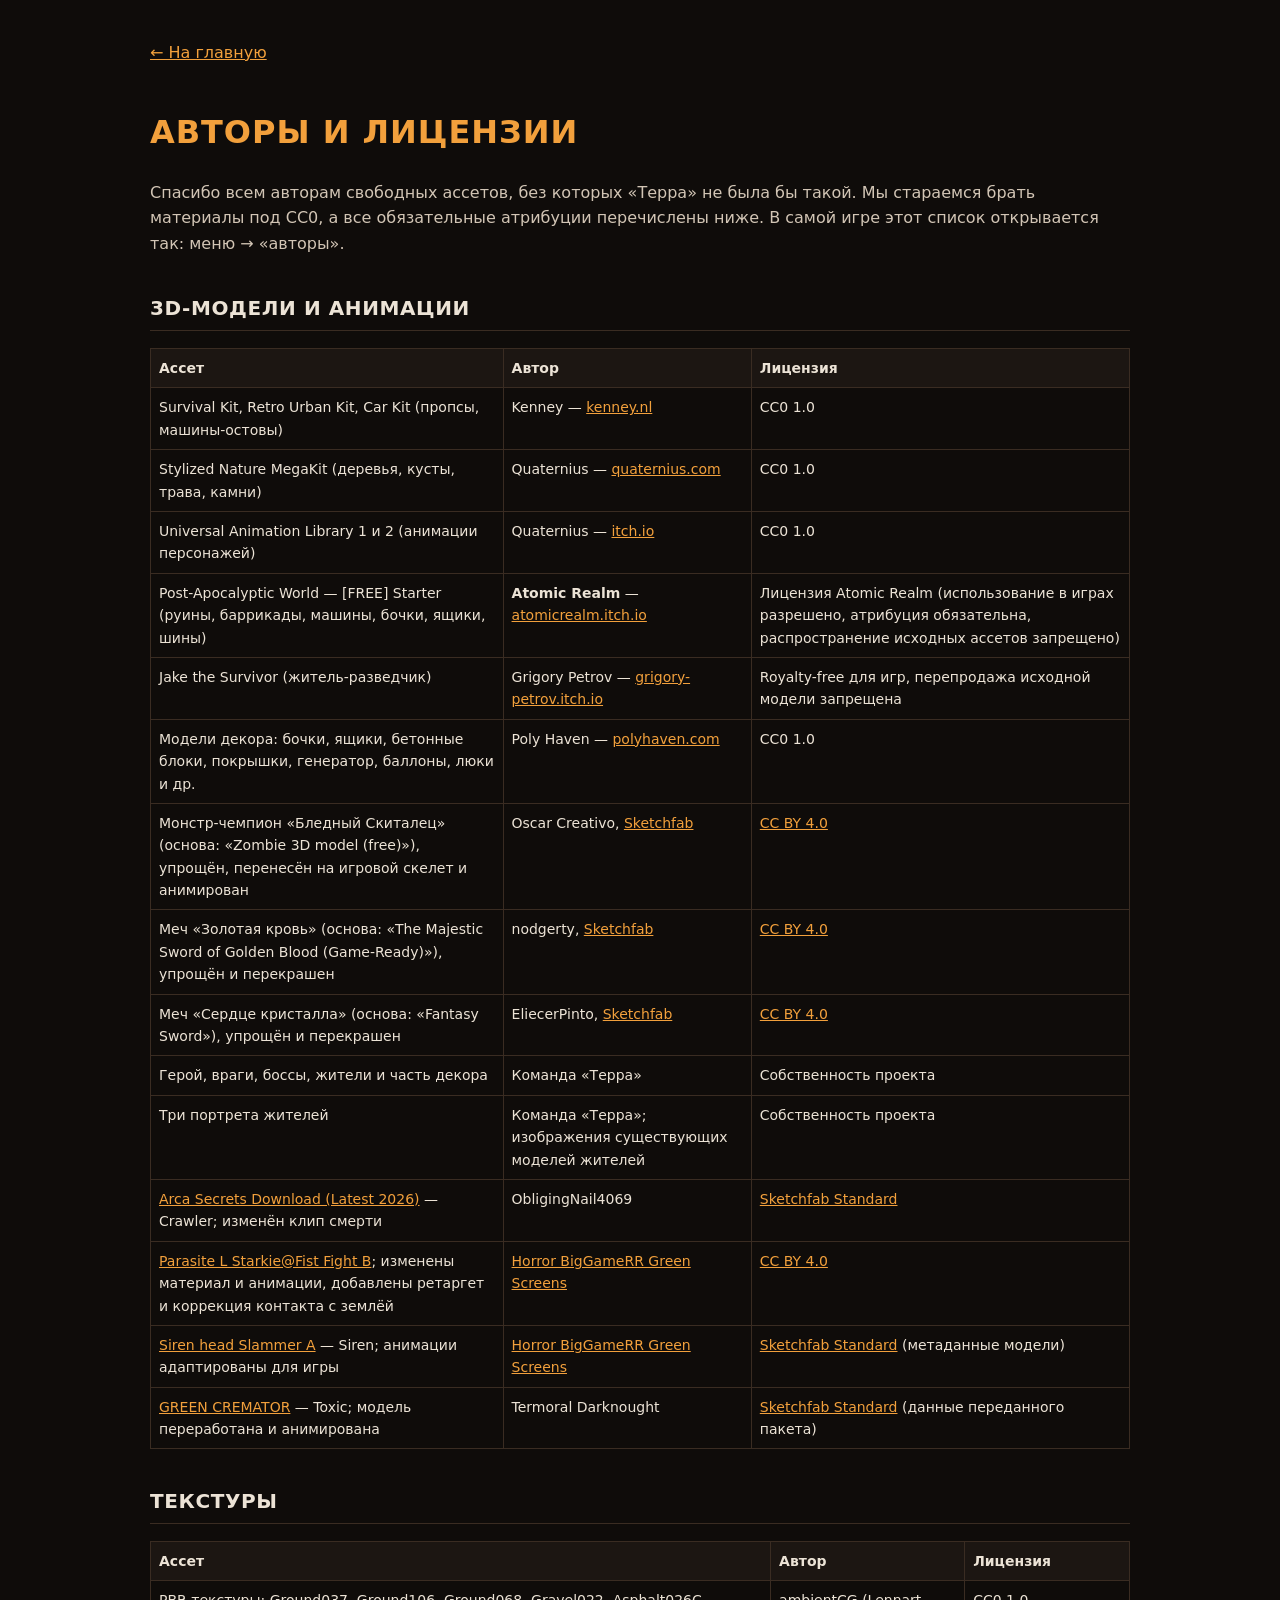
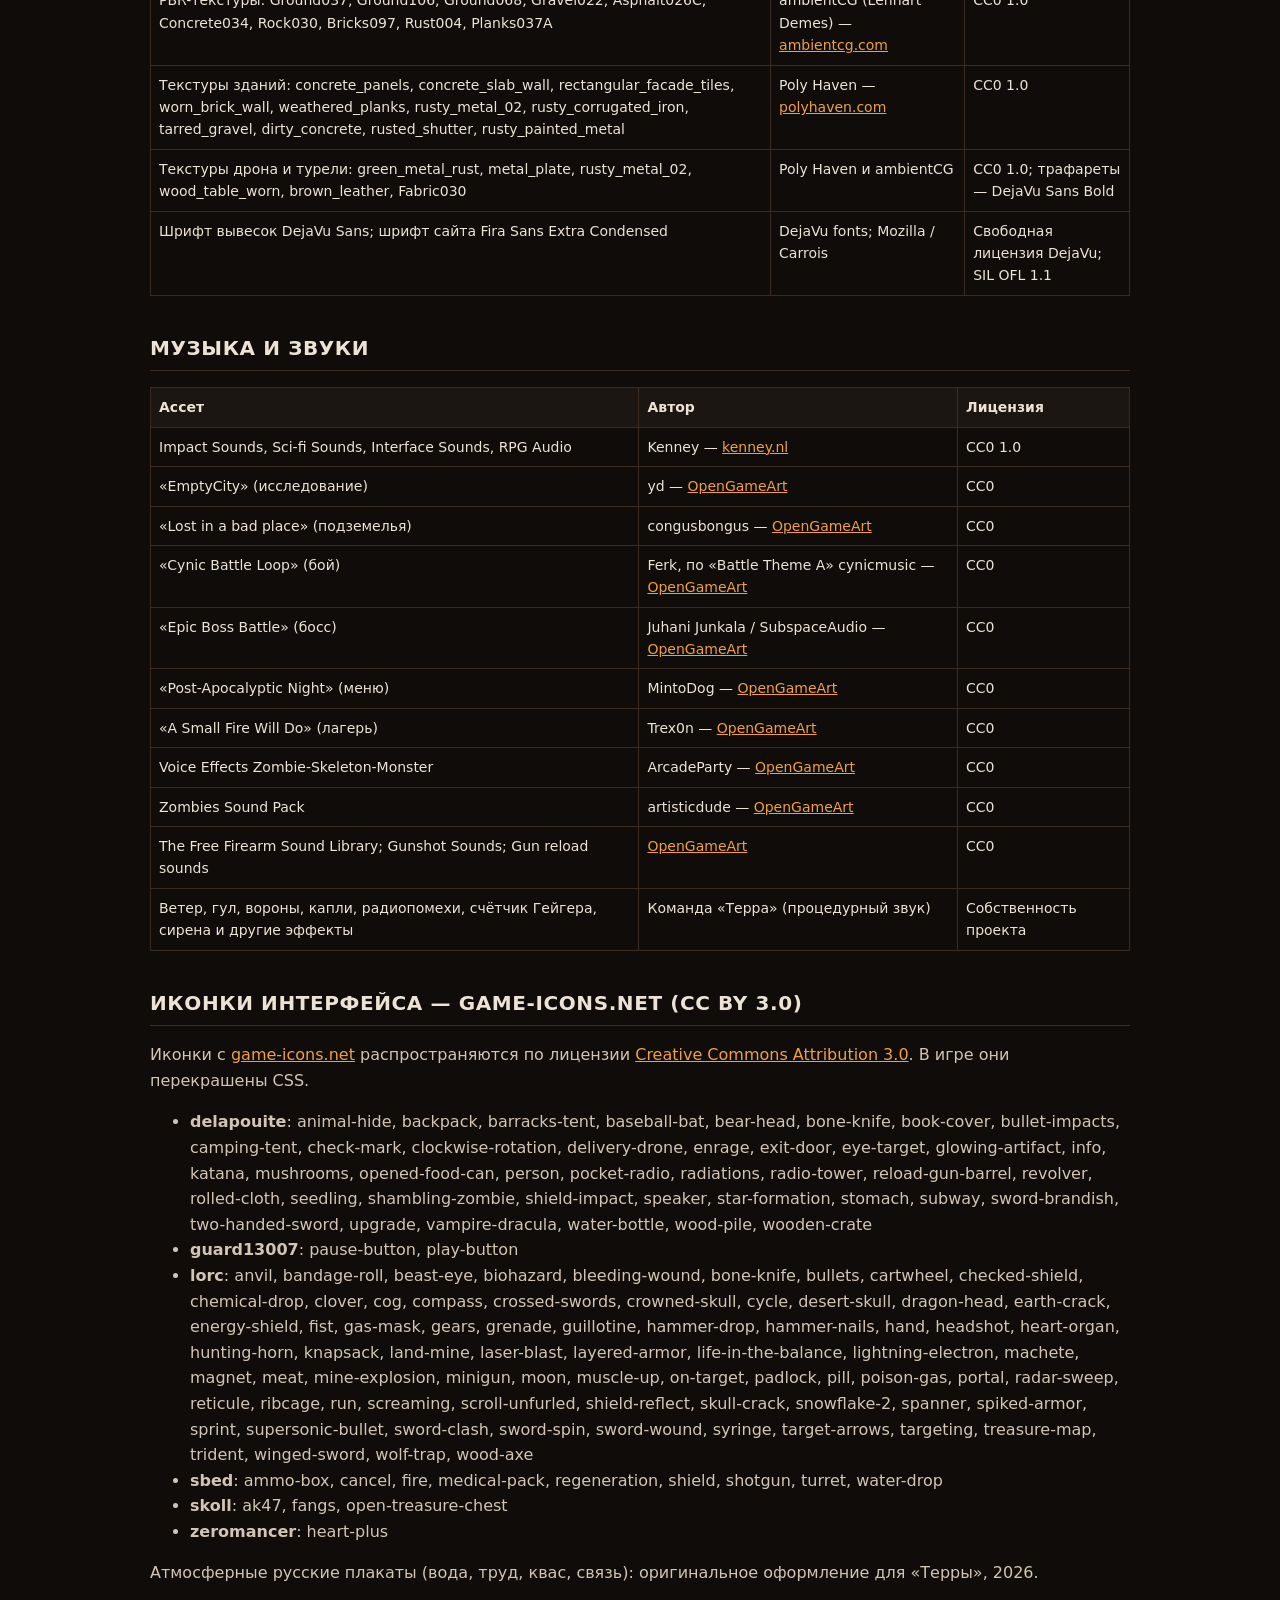
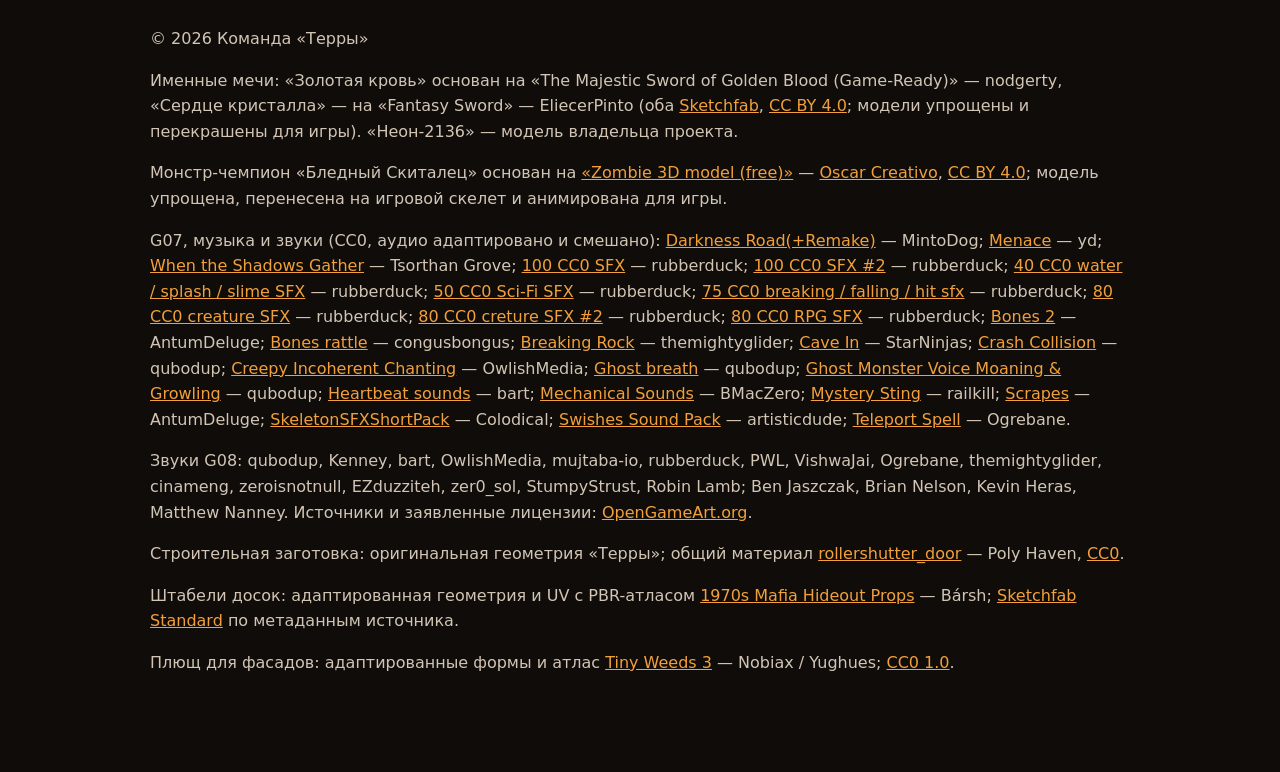
<file: credits.html>
<!doctype html><html lang="ru"><head><meta charset="utf-8"><meta name="viewport" content="width=device-width,initial-scale=1">
<title>ТЕРРА — авторы и лицензии ассетов</title><link rel="icon" href="assets/favicon.png">
<style>body{background:#0f0c0a;color:#ece3d6;font:16px/1.6 system-ui,sans-serif;margin:0}main{max-width:980px;margin:0 auto;padding:40px 20px 80px}a{color:#f2a03c}h1,h2{font-family:system-ui;text-transform:uppercase;letter-spacing:.03em}h1{color:#f2a03c}h2{margin-top:36px;font-size:20px;border-bottom:1px solid #3a2c22;padding-bottom:6px}table{border-collapse:collapse;width:100%;font-size:14px}td,th{border:1px solid #3a2c22;padding:8px;vertical-align:top;text-align:left}th{background:#1c1612}p,li{color:#d2c5b5}.b{display:inline-block;margin-bottom:20px}</style></head><body><main>
<a class="b" href="./">← На главную</a>
<h1>Авторы и лицензии</h1>
<p>Спасибо всем авторам свободных ассетов, без которых «Терра» не была бы такой. Мы стараемся брать материалы под CC0, а все обязательные атрибуции перечислены ниже. В самой игре этот список открывается так: меню → «авторы».</p>
<h2>3D-модели и анимации</h2>
<table><tr><th>Ассет</th><th>Автор</th><th>Лицензия</th></tr>
<tr><td>Survival Kit, Retro Urban Kit, Car Kit (пропсы, машины-остовы)</td><td>Kenney — <a href="https://kenney.nl">kenney.nl</a></td><td>CC0 1.0</td></tr>
<tr><td>Stylized Nature MegaKit (деревья, кусты, трава, камни)</td><td>Quaternius — <a href="https://quaternius.com">quaternius.com</a></td><td>CC0 1.0</td></tr>
<tr><td>Universal Animation Library 1 и 2 (анимации персонажей)</td><td>Quaternius — <a href="https://quaternius.itch.io/universal-animation-library">itch.io</a></td><td>CC0 1.0</td></tr>
<tr><td>Post-Apocalyptic World — [FREE] Starter (руины, баррикады, машины, бочки, ящики, шины)</td><td><b>Atomic Realm</b> — <a href="https://atomicrealm.itch.io/">atomicrealm.itch.io</a></td><td>Лицензия Atomic Realm (использование в играх разрешено, атрибуция обязательна, распространение исходных ассетов запрещено)</td></tr>
<tr><td>Jake the Survivor (житель-разведчик)</td><td>Grigory Petrov — <a href="https://grigory-petrov.itch.io/survivor-jake">grigory-petrov.itch.io</a></td><td>Royalty-free для игр, перепродажа исходной модели запрещена</td></tr>
<tr><td>Модели декора: бочки, ящики, бетонные блоки, покрышки, генератор, баллоны, люки и др.</td><td>Poly Haven — <a href="https://polyhaven.com/models">polyhaven.com</a></td><td>CC0 1.0</td></tr>
<tr><td>Монстр-чемпион «Бледный Скиталец» (основа: «Zombie 3D model (free)»), упрощён, перенесён на игровой скелет и анимирован</td><td>Oscar Creativo, <a href="https://sketchfab.com/oscar_creativo">Sketchfab</a></td><td><a href="https://creativecommons.org/licenses/by/4.0/">CC BY 4.0</a></td></tr>
<tr><td>Меч «Золотая кровь» (основа: «The Majestic Sword of Golden Blood (Game-Ready)»), упрощён и перекрашен</td><td>nodgerty, <a href="https://sketchfab.com">Sketchfab</a></td><td><a href="https://creativecommons.org/licenses/by/4.0/">CC BY 4.0</a></td></tr>
<tr><td>Меч «Сердце кристалла» (основа: «Fantasy Sword»), упрощён и перекрашен</td><td>EliecerPinto, <a href="https://sketchfab.com">Sketchfab</a></td><td><a href="https://creativecommons.org/licenses/by/4.0/">CC BY 4.0</a></td></tr>
<tr><td>Герой, враги, боссы, жители и часть декора</td><td>Команда «Терра»</td><td>Собственность проекта</td></tr><tr><td>Три портрета жителей</td><td>Команда «Терра»; изображения существующих моделей жителей</td><td>Собственность проекта</td></tr><tr><td><a href="https://sketchfab.com/3d-models/arca-secrets-download-latest-2026-d3bd2c0ecadf4cb092bed35e491a5096">Arca Secrets Download (Latest 2026)</a> — Crawler; изменён клип смерти</td><td>ObligingNail4069</td><td><a href="https://sketchfab.com/licenses">Sketchfab Standard</a></td></tr>
<tr><td><a href="https://sketchfab.com/3d-models/parasite-l-starkiefist-fight-b-1b987483cb3d453f9524698c343fd5c7">Parasite L Starkie@Fist Fight B</a>; изменены материал и анимации, добавлены ретаргет и коррекция контакта с землёй</td><td><a href="https://sketchfab.com/HorrorBigGameRR">Horror BigGameRR Green Screens</a></td><td><a href="https://creativecommons.org/licenses/by/4.0/">CC BY 4.0</a></td></tr>
<tr><td><a href="https://sketchfab.com/3d-models/siren-head-slammer-a-f18a287c375448eeb1a0ba062dbd40fa">Siren head Slammer A</a> — Siren; анимации адаптированы для игры</td><td><a href="https://sketchfab.com/HorrorBigGameRR">Horror BigGameRR Green Screens</a></td><td><a href="https://sketchfab.com/licenses">Sketchfab Standard</a> (метаданные модели)</td></tr>
<tr><td><a href="https://sketchfab.com/3d-models/green-cremator-5491652cf4104fdcb81c333ec3c996e6">GREEN CREMATOR</a> — Toxic; модель переработана и анимирована</td><td>Termoral Darknought</td><td><a href="https://sketchfab.com/licenses">Sketchfab Standard</a> (данные переданного пакета)</td></tr>
</table>
<h2>Текстуры</h2>
<table><tr><th>Ассет</th><th>Автор</th><th>Лицензия</th></tr>
<tr><td>PBR-текстуры: Ground037, Ground106, Ground068, Gravel022, Asphalt026C, Concrete034, Rock030, Bricks097, Rust004, Planks037A</td><td>ambientCG (Lennart Demes) — <a href="https://ambientcg.com">ambientcg.com</a></td><td>CC0 1.0</td></tr>
<tr><td>Текстуры зданий: concrete_panels, concrete_slab_wall, rectangular_facade_tiles, worn_brick_wall, weathered_planks, rusty_metal_02, rusty_corrugated_iron, tarred_gravel, dirty_concrete, rusted_shutter, rusty_painted_metal</td><td>Poly Haven — <a href="https://polyhaven.com/textures">polyhaven.com</a></td><td>CC0 1.0</td></tr>
<tr><td>Текстуры дрона и турели: green_metal_rust, metal_plate, rusty_metal_02, wood_table_worn, brown_leather, Fabric030</td><td>Poly Haven и ambientCG</td><td>CC0 1.0; трафареты — DejaVu Sans Bold</td></tr>
<tr><td>Шрифт вывесок DejaVu Sans; шрифт сайта Fira Sans Extra Condensed</td><td>DejaVu fonts; Mozilla / Carrois</td><td>Свободная лицензия DejaVu; SIL OFL 1.1</td></tr></table>
<h2>Музыка и звуки</h2>
<table><tr><th>Ассет</th><th>Автор</th><th>Лицензия</th></tr>
<tr><td>Impact Sounds, Sci-fi Sounds, Interface Sounds, RPG Audio</td><td>Kenney — <a href="https://kenney.nl">kenney.nl</a></td><td>CC0 1.0</td></tr>
<tr><td>«EmptyCity» (исследование)</td><td>yd — <a href="https://opengameart.org/content/emptycity-background-music">OpenGameArt</a></td><td>CC0</td></tr>
<tr><td>«Lost in a bad place» (подземелья)</td><td>congusbongus — <a href="https://opengameart.org/content/lost-in-a-bad-place-horror-ambience-loop">OpenGameArt</a></td><td>CC0</td></tr>
<tr><td>«Cynic Battle Loop» (бой)</td><td>Ferk, по «Battle Theme A» cynicmusic — <a href="https://opengameart.org/content/cynic-battle-loop">OpenGameArt</a></td><td>CC0</td></tr>
<tr><td>«Epic Boss Battle» (босс)</td><td>Juhani Junkala / SubspaceAudio — <a href="https://opengameart.org/content/boss-battle-music">OpenGameArt</a></td><td>CC0</td></tr>
<tr><td>«Post-Apocalyptic Night» (меню)</td><td>MintoDog — <a href="https://opengameart.org/content/post-apocalyptic-morning-afternoon-and-night">OpenGameArt</a></td><td>CC0</td></tr>
<tr><td>«A Small Fire Will Do» (лагерь)</td><td>Trex0n — <a href="https://opengameart.org/content/a-small-fire-will-do-calming-loop">OpenGameArt</a></td><td>CC0</td></tr>
<tr><td>Voice Effects Zombie-Skeleton-Monster</td><td>ArcadeParty — <a href="https://opengameart.org/content/zombie-skeleton-monster-voice-effects">OpenGameArt</a></td><td>CC0</td></tr>
<tr><td>Zombies Sound Pack</td><td>artisticdude — <a href="https://opengameart.org/content/zombies-sound-pack">OpenGameArt</a></td><td>CC0</td></tr>
<tr><td>The Free Firearm Sound Library; Gunshot Sounds; Gun reload sounds</td><td><a href="https://opengameart.org/content/the-free-firearm-sound-library">OpenGameArt</a></td><td>CC0</td></tr>
<tr><td>Ветер, гул, вороны, капли, радиопомехи, счётчик Гейгера, сирена и другие эффекты</td><td>Команда «Терра» (процедурный звук)</td><td>Собственность проекта</td></tr></table>
<h2>Иконки интерфейса — game-icons.net (CC BY 3.0)</h2>
<p>Иконки с <a href="https://game-icons.net">game-icons.net</a> распространяются по лицензии <a href="https://creativecommons.org/licenses/by/3.0/">Creative Commons Attribution 3.0</a>. В игре они перекрашены CSS.</p>
<ul>
<li><b>delapouite</b>: animal-hide, backpack, barracks-tent, baseball-bat, bear-head, bone-knife, book-cover, bullet-impacts, camping-tent, check-mark, clockwise-rotation, delivery-drone, enrage, exit-door, eye-target, glowing-artifact, info, katana, mushrooms, opened-food-can, person, pocket-radio, radiations, radio-tower, reload-gun-barrel, revolver, rolled-cloth, seedling, shambling-zombie, shield-impact, speaker, star-formation, stomach, subway, sword-brandish, two-handed-sword, upgrade, vampire-dracula, water-bottle, wood-pile, wooden-crate</li>
<li><b>guard13007</b>: pause-button, play-button</li>
<li><b>lorc</b>: anvil, bandage-roll, beast-eye, biohazard, bleeding-wound, bone-knife, bullets, cartwheel, checked-shield, chemical-drop, clover, cog, compass, crossed-swords, crowned-skull, cycle, desert-skull, dragon-head, earth-crack, energy-shield, fist, gas-mask, gears, grenade, guillotine, hammer-drop, hammer-nails, hand, headshot, heart-organ, hunting-horn, knapsack, land-mine, laser-blast, layered-armor, life-in-the-balance, lightning-electron, machete, magnet, meat, mine-explosion, minigun, moon, muscle-up, on-target, padlock, pill, poison-gas, portal, radar-sweep, reticule, ribcage, run, screaming, scroll-unfurled, shield-reflect, skull-crack, snowflake-2, spanner, spiked-armor, sprint, supersonic-bullet, sword-clash, sword-spin, sword-wound, syringe, target-arrows, targeting, treasure-map, trident, winged-sword, wolf-trap, wood-axe</li>
<li><b>sbed</b>: ammo-box, cancel, fire, medical-pack, regeneration, shield, shotgun, turret, water-drop</li>
<li><b>skoll</b>: ak47, fangs, open-treasure-chest</li>
<li><b>zeromancer</b>: heart-plus</li></ul>
<p>Атмосферные русские плакаты (вода, труд, квас, связь): оригинальное оформление для «Терры», 2026.</p>
<p style="margin-top:40px">© 2026 Команда «Терры»</p>
<p>Именные мечи: «Золотая кровь» основан на «The Majestic Sword of Golden Blood (Game-Ready)» — nodgerty, «Сердце кристалла» — на «Fantasy Sword» — EliecerPinto (оба <a href="https://sketchfab.com" target="_blank">Sketchfab</a>, <a href="https://creativecommons.org/licenses/by/4.0/" target="_blank">CC BY 4.0</a>; модели упрощены и перекрашены для игры). «Неон-2136» — модель владельца проекта.</p>
<p>Монстр-чемпион «Бледный Скиталец» основан на <a href="https://sketchfab.com/3d-models/zombie-3d-model-free-by-oscar-creativo-91acad22f1454b108d585782242f0314" target="_blank">«Zombie 3D model (free)»</a> — <a href="https://sketchfab.com/oscar_creativo" target="_blank">Oscar Creativo</a>, <a href="https://creativecommons.org/licenses/by/4.0/" target="_blank">CC BY 4.0</a>; модель упрощена, перенесена на игровой скелет и анимирована для игры.</p>
<p>G07, музыка и звуки (CC0, аудио адаптировано и смешано): <a href="https://opengameart.org/content/darkness-roadremake">Darkness Road(+Remake)</a> — MintoDog; <a href="https://opengameart.org/content/menace">Menace</a> — yd; <a href="https://opengameart.org/content/when-the-shadows-gather">When the Shadows Gather</a> — Tsorthan Grove; <a href="https://opengameart.org/content/100-cc0-sfx">100 CC0 SFX</a> — rubberduck; <a href="https://opengameart.org/content/100-cc0-sfx-2">100 CC0 SFX #2</a> — rubberduck; <a href="https://opengameart.org/content/40-cc0-water-splash-slime-sfx">40 CC0 water / splash / slime SFX</a> — rubberduck; <a href="https://opengameart.org/content/50-cc0-sci-fi-sfx">50 CC0 Sci-Fi SFX</a> — rubberduck; <a href="https://opengameart.org/content/75-cc0-breaking-falling-hit-sfx">75 CC0 breaking / falling / hit sfx</a> — rubberduck; <a href="https://opengameart.org/content/80-cc0-creature-sfx">80 CC0 creature SFX</a> — rubberduck; <a href="https://opengameart.org/content/80-cc0-creture-sfx-2">80 CC0 creture SFX #2</a> — rubberduck; <a href="https://opengameart.org/content/80-cc0-rpg-sfx">80 CC0 RPG SFX</a> — rubberduck; <a href="https://opengameart.org/content/bones-2">Bones 2</a> — AntumDeluge; <a href="https://opengameart.org/content/bones-rattle">Bones rattle</a> — congusbongus; <a href="https://opengameart.org/content/breaking-rock">Breaking Rock</a> — themightyglider; <a href="https://opengameart.org/content/cave-in">Cave In</a> — StarNinjas; <a href="https://opengameart.org/content/crash-collision">Crash Collision</a> — qubodup; <a href="https://opengameart.org/content/creepy-incoherent-chanting">Creepy Incoherent Chanting</a> — OwlishMedia; <a href="https://opengameart.org/content/ghost-breath">Ghost breath</a> — qubodup; <a href="https://opengameart.org/content/ghost-monster-voice-moaning-growling">Ghost Monster Voice Moaning &amp; Growling</a> — qubodup; <a href="https://opengameart.org/content/heartbeat-sounds">Heartbeat sounds</a> — bart; <a href="https://opengameart.org/content/mechanical-sounds">Mechanical Sounds</a> — BMacZero; <a href="https://opengameart.org/content/mystery-sting">Mystery Sting</a> — railkill; <a href="https://opengameart.org/content/scrapes">Scrapes</a> — AntumDeluge; <a href="https://opengameart.org/content/skeletonsfxshortpack">SkeletonSFXShortPack</a> — Colodical; <a href="https://opengameart.org/content/swishes-sound-pack">Swishes Sound Pack</a> — artisticdude; <a href="https://opengameart.org/content/teleport-spell">Teleport Spell</a> — Ogrebane.</p>
<p>Звуки G08: qubodup, Kenney, bart, OwlishMedia, mujtaba-io, rubberduck, PWL, VishwaJai, Ogrebane, themightyglider, cinameng, zeroisnotnull, EZduzziteh, zer0_sol, StumpyStrust, Robin Lamb; Ben Jaszczak, Brian Nelson, Kevin Heras, Matthew Nanney. Источники и заявленные лицензии: <a href="https://opengameart.org">OpenGameArt.org</a>.</p>
<p>Строительная заготовка: оригинальная геометрия «Терры»; общий материал <a href="https://polyhaven.com/a/rollershutter_door">rollershutter_door</a> — Poly Haven, <a href="https://polyhaven.com/license">CC0</a>.</p>
<p>Штабели досок: адаптированная геометрия и UV с PBR-атласом <a href="https://sketchfab.com/3d-models/1970s-mafia-hideout-props-a1936b083f884bb09db7c9c74f336436">1970s Mafia Hideout Props</a> — Bársh; <a href="https://sketchfab.com/licenses">Sketchfab Standard</a> по метаданным источника.</p>
<p>Плющ для фасадов: адаптированные формы и атлас <a href="https://opengameart.org/content/tiny-weeds-3">Tiny Weeds 3</a> — Nobiax / Yughues; <a href="https://creativecommons.org/publicdomain/zero/1.0/">CC0 1.0</a>.</p>
</main></body></html>
</file>
